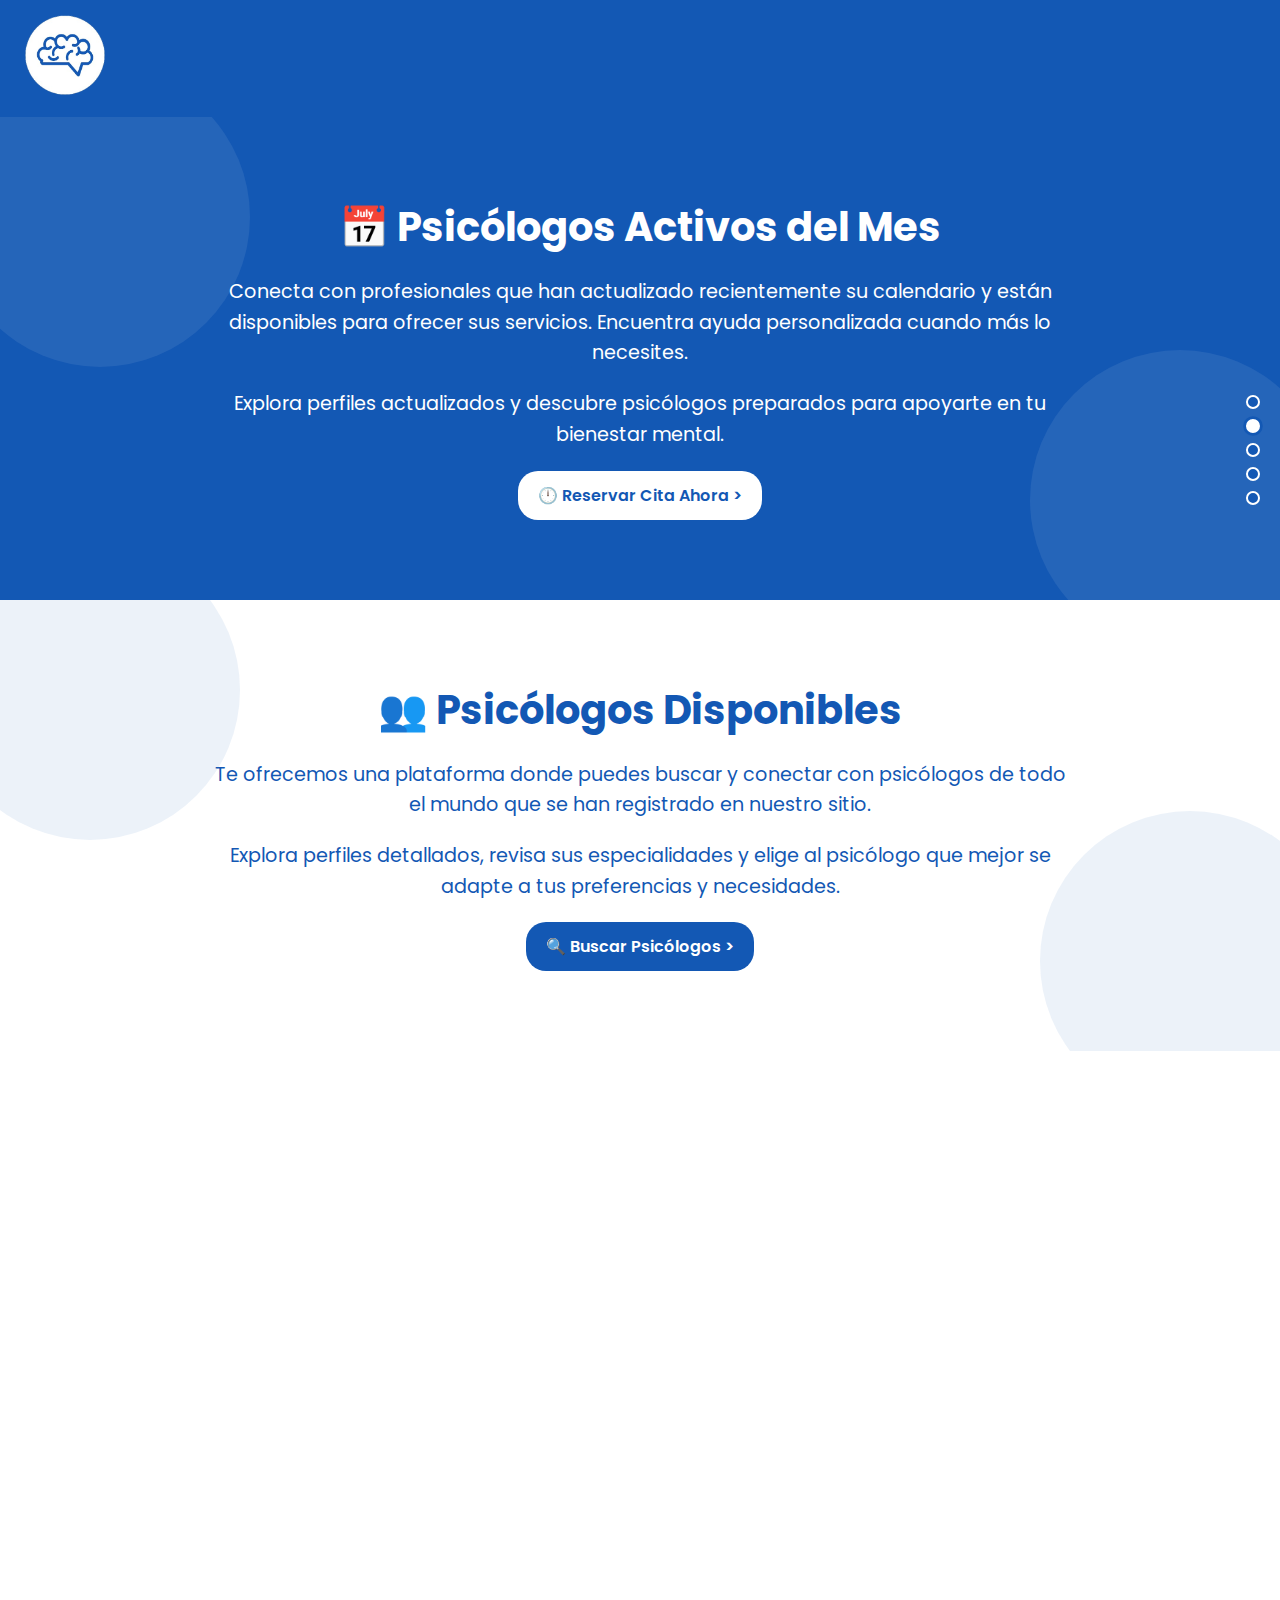
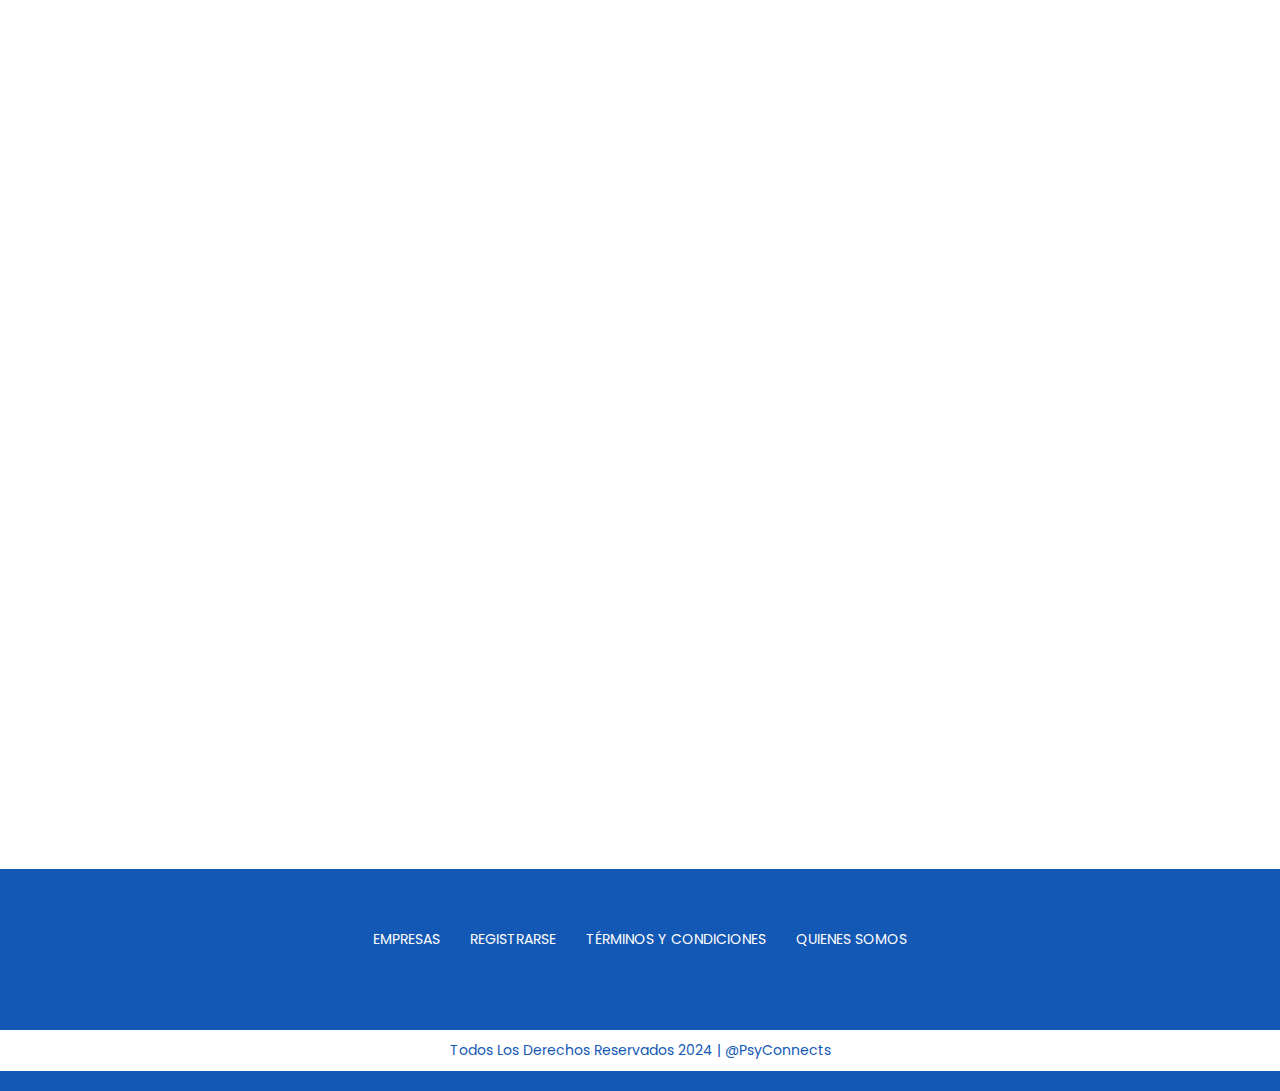
<file: index.html>
<!DOCTYPE html>
<html lang="es">

<head>
    <script async src="https://pagead2.googlesyndication.com/pagead/js/adsbygoogle.js?client=ca-pub-6422240426851251"
        crossorigin="anonymous"></script>
    <meta charset="UTF-8">
    <meta name="viewport" content="width=device-width, initial-scale=1.0">

    <title>PsyConnects | Inicio</title>

    <meta name="description"
        content="PsyConnects es la plataforma líder en América Latina para conectar personas que buscan apoyo psicológico con psicólogos profesionales. Encuentra expertos que se adapte a tus necesidades. Si eres psicólogo, regístrate gratis y amplía tu red de clientes.">
    <meta name="keywords"
        content="psicólogo, psicólogos, salud mental, bienestar, registro psicólogo, terapia accesible, apoyo psicológico, citas con psicólogo, América Latina, asesoramiento psicológico">
    <meta name="robots" content="index, follow">
    <meta name="author" content="PsyConnects">
    <link rel="canonical" href="https://www.psyconnects.com/">

    <meta property="og:title" content="PsyConnects | Inicio">
    <meta property="og:description"
        content="Conecta con psicólogos profesionales en América Latina que se adaptan a tus necesidades. Regístrate gratis si eres psicólogo y expande tu red de clientes.">
    <meta property="og:type" content="website">
    <meta property="og:url" content="https://www.psyconnects.com/">
    <meta property="og:image" content="https://www.psyconnects.com/public/img/marca/icono.png">
    <meta name="google-adsense-account" content="ca-pub-6422240426851251">

    <link rel="shortcut icon" href="public/img/marca/icono.png">
    <link rel="stylesheet" href="public/css/styles.css">
    <link rel="stylesheet" href="https://cdnjs.cloudflare.com/ajax/libs/font-awesome/6.6.0/css/all.min.css"
        integrity="sha512-Kc323vGBEqzTmouAECnVceyQqyqdsSiqLQISBL29aUW4U/M7pSPA/gEUZQqv1cwx4OnYxTxve5UMg5GT6L4JJg=="
        crossorigin="anonymous" referrerpolicy="no-referrer" />
</head>

<script async src="https://www.googletagmanager.com/gtag/js?id=G-NSP4J1Q9MP"></script>
<script>
    window.dataLayer = window.dataLayer || [];
    function gtag() { dataLayer.push(arguments); }
    gtag('js', new Date());

    gtag('config', 'G-NSP4J1Q9MP');
</script>

<body>

    <header>

        <div class="logo">
            <img src="public/img/marca/icono 2.png" alt="Logo de PsyConnects" title="PsyConnects">
        </div>
        <div class="menu-toggle" role="button" aria-label="Abrir menú">
            <i class="fas fa-bars"></i>
        </div>
        <nav class="nav-menu" aria-label="Menú principal">
            <div class="close-menu" role="button" aria-label="Cerrar menú">
                <i class="fas fa-times"></i>
            </div>
            <ul class="nav-links">
                <li><a href="index.html">🏠 Inicio</a></li>
                <li><a href="psicologos.html">🧠 Psicólogos Disponibles</a></li>
                <li><a href="https://forms.gle/9U59hSXHtxS7qRbD8" target="_blank">📢 Anunciarte</a></li>
                <li><a href="ofertas.html">💼 Ofertas Laborales</a></li>
                <li><a href="login.html">👤 Mi Cuenta</a></li>
                <li><a href="./public/html/register.html">🆕 Registrarse</a></li>
            </ul>
        </nav>

    </header>

    <main>
        <section id="section1" class="hero-section sección-index">
            <div class="content sección-index-content">
                <h1 class="sección-index-h1">📅 Psicólogos Activos del Mes</h1>
                <p class="sección-index-p">Conecta con profesionales que han actualizado recientemente su calendario y
                    están disponibles para ofrecer sus servicios. Encuentra ayuda personalizada cuando más lo necesites.
                </p>
                <p class="sección-index-p">Explora perfiles actualizados y descubre psicólogos preparados para apoyarte
                    en tu bienestar mental.</p>
                <a href="activos.html" class="btn sección-index-btn" title="Reservar Cita Ahora">🕛 Reservar Cita Ahora
                    ></a>
            </div>
        </section>

        <section id="section2" class="hero-section sección-index-2">
            <div class="content sección-index-2-content">
                <h1 class="sección-index-2-h1">👥 Psicólogos Disponibles</h1>
                <p class="sección-index-2-p">Te ofrecemos una plataforma donde puedes buscar y conectar con psicólogos
                    de todo el mundo que se han registrado en nuestro sitio.</p>
                <p class="sección-index-2-p">Explora perfiles detallados, revisa sus especialidades y elige al psicólogo
                    que mejor se adapte a tus preferencias y necesidades.</p>
                <a href="psicologos.html" class="btn sección-index-2-btn" title="Buscar Psicólogos">🔍 Buscar Psicólogos
                    ></a>
            </div>
        </section>

        <section id="section3" class="hero-section sección-index">
            <div class="content sección-index-content">
                <h1 class="sección-index-h1">📝 Regístrate como Psicólogo</h1>
                <p class="sección-index-p">Únete a nuestra plataforma y forma parte de una comunidad de profesionales
                    dedicados al bienestar mental. Comparte tu experiencia, conocimientos y ayuda a quienes lo
                    necesitan.</p>
                <p class="sección-index-p">Crea tu perfil, muestra tus especialidades y amplía tu alcance al conectar
                    con personas de toda América Latina que buscan tus servicios</p>
                <a href="./public/html/register.html" class="btn sección-index-btn" title="Comenzar Registro">🚀
                    Comenzar Registro ></a>
            </div>
        </section>

        <section id="section4" class="hero-section sección-index-2">
            <div class="content sección-index-2-content">
                <h1 class="sección-index-2-h1">📖 Investigaciones Recientes</h1>
                <p class="sección-index-2-p">Descubre una amplia colección de investigaciones y ensayos psicológicos
                    realizados por profesionales de todo el mundo.</p>
                <p class="sección-index-2-p">Accede a contenido detallado sobre diferentes ramas de la psicología, desde
                    estudios teóricos hasta casos prácticos.</p>
                <a href="investigaciones.html" class="btn sección-index-2-btn" title="Ver Investigaciones">📚 Ver
                    Investigaciones ></a>
            </div>
        </section>

        <section id="section5" class="hero-section sección-index">
            <div class="content sección-index-content">
                <h1 class="sección-index-h1">💼 Ofertas Laborales</h1>
                <p class="sección-index-p">Oportunidades laborales especialmente dirigidas a profesionales de la
                    psicología. Cada oferta ha sido cuidadosamente seleccionada para asegurar que cumpla con los
                    estándares de calidad y profesionalismo que nuestros usuarios merecen.</p>
                <p class="sección-index-p">Explora las diferentes ofertas disponibles, revisa los requisitos y
                    beneficios, y encuentra la oportunidad que mejor se adapte a tu perfil y aspiraciones profesionales.
                </p>
                <a href="ofertas.html" class="btn sección-index-btn" title="Ver Ofertas">📄 Ver Ofertas ></a>
            </div>
        </section>

        <div id="loader" class="loader">
            <img src="./public/img/marca/icono 2.png" alt="Logo de PsyConnects" class="loader-logo" title="Cargando">
            <p class="loader-text">Cargando... 🚀</p>
        </div>

        <!-- ANUNCIOS 

        <div id="contenedor-anuncio-banner"></div>
        <div class="ventana-anuncio" id="ventana-anuncio">
            <div class="contenido-anuncio">
                <button class="boton-cerrar-anuncio">&times;</button>
                <div id="contenido-anuncio-emergente"></div>
            </div>
        </div>

        -->

    </main>

    <nav class="scroll-navigation" aria-label="Navegación por secciones">
        <a href="#section1" class="scroll-dot active" title="Ir a Psicólogos Activos del Mes"></a>
        <a href="#section2" class="scroll-dot" title="Ir a Psicólogos Disponibles"></a>
        <a href="#section3" class="scroll-dot" title="Ir a Regístrate como Psicólogo"></a>
        <a href="#section4" class="scroll-dot" title="Ir a Investigaciones Recientes"></a>
        <a href="#section5" class="scroll-dot" title="Ir a Ofertas Laborales"></a>
    </nav>

    <footer>

        <div class="footer-container">
            <div class="footer-nav">
                <a href="#" title="Empresas">EMPRESAS</a>
                <a href="#" title="Registrarse">REGISTRARSE</a>
                <a href="doc/pdf/TÉRMINOS Y CONDICIONES - PSYCONNECTS.pdf" title="Términos y Condiciones">TÉRMINOS Y
                    CONDICIONES</a>
                <a href="#" title="Quiénes Somos">QUIENES SOMOS</a>
            </div>
            <div class="footer-social">
                <a href="https://www.instagram.com/psyconnects/" aria-label="Instagram PsyConnects"><i
                        class="fab fa-instagram"></i></a>
                <a href="https://www.facebook.com/profile.php?id=61564496164581" aria-label="Facebook PsyConnects"><i
                        class="fab fa-facebook"></i></a>
            </div>
        </div>
        <div class="footer-bottom">
            <p>Todos Los Derechos Reservados 2024 | @PsyConnects</p>
        </div>

    </footer>

    <script type="application/ld+json">
    {
        "@context": "https://schema.org",
        "@type": "Organization",
        "name": "PsyConnects",
        "url": "https://www.psyconnects.com/",
        "logo": "https://www.psyconnects.com/public/img/marca/icono.png",
        "sameAs": [
            "https://www.facebook.com/profile.php?id=61564496164581",
            "https://www.instagram.com/psyconnects/"
        ],
        "description": "PsyConnects es la plataforma líder en América Latina para conectar personas que buscan apoyo psicológico con psicólogos profesionales. Encuentra expertos que se adapte a tus necesidades. Regístrate gratis si eres psicólogo."
    }
    </script>

    <script>
        const menuToggle = document.querySelector('.menu-toggle');
        if (menuToggle) {
            menuToggle.addEventListener('click', function () {
                const navMenu = document.querySelector('.nav-menu');
                if (navMenu) {
                    navMenu.classList.add('active');
                }
            });
        }

        const closeMenu = document.querySelector('.close-menu');
        if (closeMenu) {
            closeMenu.addEventListener('click', function () {
                const navMenu = document.querySelector('.nav-menu');
                if (navMenu) {
                    navMenu.classList.remove('active');
                }
            });
        }

        const loader = document.getElementById('loader');
        const buttons = document.querySelectorAll('a.btn');
        if (loader) {
            buttons.forEach(function (button) {
                button.addEventListener('click', function (event) {
                    event.preventDefault();
                    loader.classList.add('active');

                    const href = this.getAttribute('href');
                    setTimeout(function () {
                        window.location.href = href;
                    }, 1000);
                });
            });
        }
        document.addEventListener("DOMContentLoaded", function () {
            const sections = document.querySelectorAll('.hero-section');

            const observerFade = new IntersectionObserver((entries) => {
                entries.forEach(entry => {
                    if (entry.isIntersecting) {
                        entry.target.classList.add('visible');
                    }
                });
            }, { threshold: 0.1 });

            sections.forEach(sec => {
                sec.classList.add('fade-in');
                observerFade.observe(sec);
            });

            const navDots = document.querySelectorAll('.scroll-dot');
            const observerNav = new IntersectionObserver((entries) => {
                entries.forEach(entry => {
                    if (entry.isIntersecting) {
                        navDots.forEach(dot => dot.classList.remove('active'));
                        let currentId = '#' + entry.target.id;
                        let activeDot = document.querySelector(`.scroll-navigation a[href="${currentId}"]`);
                        if (activeDot) {
                            activeDot.classList.add('active');
                        }
                    }
                });
            }, { threshold: 0.51 });

            sections.forEach(section => {
                observerNav.observe(section);
            });

            document.querySelectorAll('.scroll-navigation a').forEach(anchor => {
                anchor.addEventListener('click', function (e) {
                    e.preventDefault();
                    const targetId = this.getAttribute('href');
                    const targetEl = document.querySelector(targetId);
                    if (targetEl) {
                        window.scrollTo({
                            top: targetEl.offsetTop,
                            behavior: 'smooth'
                        });
                    }
                });
            });
        });
        const anunciosFoto = [
            { tipo: 'foto', ruta: 'foto 1.jpg', enlace: 'https://instagram.com', alt: 'Anuncio de Foto A' }
        ];

        const anunciosVideo = [
            { tipo: 'video', ruta: 'video 1.mp4', enlace: 'https://facebook.com', alt: 'Anuncio de Video C' }
        ];

        const anunciosBanner = [
            { tipo: 'banner', ruta: 'banner 1.jpg', enlace: 'https://whatsapp.com', alt: 'Anuncio de Banner E' }
        ];

        const anunciosEmergentes = anunciosFoto.concat(anunciosVideo);

        function obtenerAnuncioAleatorio(arreglo) {
            if (arreglo.length === 0) return null;
            const indice = Math.floor(Math.random() * arreglo.length);
            return arreglo[indice];
        }

        function generarContenidoAnuncio(anuncio) {
            if (!anuncio) return '';
            switch (anuncio.tipo) {
                case 'video':
                    return `
                <a href="${anuncio.enlace}" target="_blank">
                    <video controls>
                    <source src="${anuncio.ruta}" type="video/mp4">
                    Tu navegador no soporta el video.
                    </video>
                </a>
                `;
                case 'foto':
                    return `
                <a href="${anuncio.enlace}" target="_blank">
                    <img src="${anuncio.ruta}" alt="${anuncio.alt}">
                </a>
                `;
                default:
                    return '';
            }
        }
        function mostrarAnuncioEmergente() {
            if (anunciosEmergentes.length === 0) return;

            const anuncio = obtenerAnuncioAleatorio(anunciosEmergentes);
            const ventana = document.getElementById('ventana-anuncio');
            const contenidoEmergente = document.getElementById('contenido-anuncio-emergente');
            if (!ventana || !contenidoEmergente) return;
            contenidoEmergente.innerHTML = generarContenidoAnuncio(anuncio);
            ventana.style.display = 'flex';
        }

        const botonCerrarAnuncio = document.querySelector('.boton-cerrar-anuncio');
        if (botonCerrarAnuncio) {
            botonCerrarAnuncio.addEventListener('click', function () {
                const ventana = document.getElementById('ventana-anuncio');
                if (ventana) {
                    ventana.style.display = 'none';
                }
            });
        }

        window.addEventListener('click', function (event) {
            const ventana = document.getElementById('ventana-anuncio');
            if (ventana && event.target === ventana) {
                ventana.style.display = 'none';
            }
        });
        mostrarAnuncioEmergente();
        setInterval(mostrarAnuncioEmergente, 60000);

        function mostrarAnuncioBanner() {
            if (anunciosBanner.length === 0) return;

            const anuncioB = obtenerAnuncioAleatorio(anunciosBanner);
            if (!anuncioB) return;

            const contenedorBanner = document.getElementById('contenedor-anuncio-banner');
            if (!contenedorBanner) return;
            const contenido = `
            <div style="position: relative;">
                <a href="${anuncioB.enlace}" target="_blank">
                <img src="${anuncioB.ruta}" alt="${anuncioB.alt}">
                </a>
                <button class="boton-cerrar-banner">&times;</button>
            </div>
            `;
            contenedorBanner.innerHTML = contenido;
            contenedorBanner.style.display = 'block';

            const botonCerrarBanner = contenedorBanner.querySelector('.boton-cerrar-banner');
            if (botonCerrarBanner) {
                botonCerrarBanner.addEventListener('click', function () {
                    contenedorBanner.style.display = 'none';
                });
            }
        }

        mostrarAnuncioBanner();
        setInterval(mostrarAnuncioBanner, 90000);
    </script>

</body>

</html>
</file>
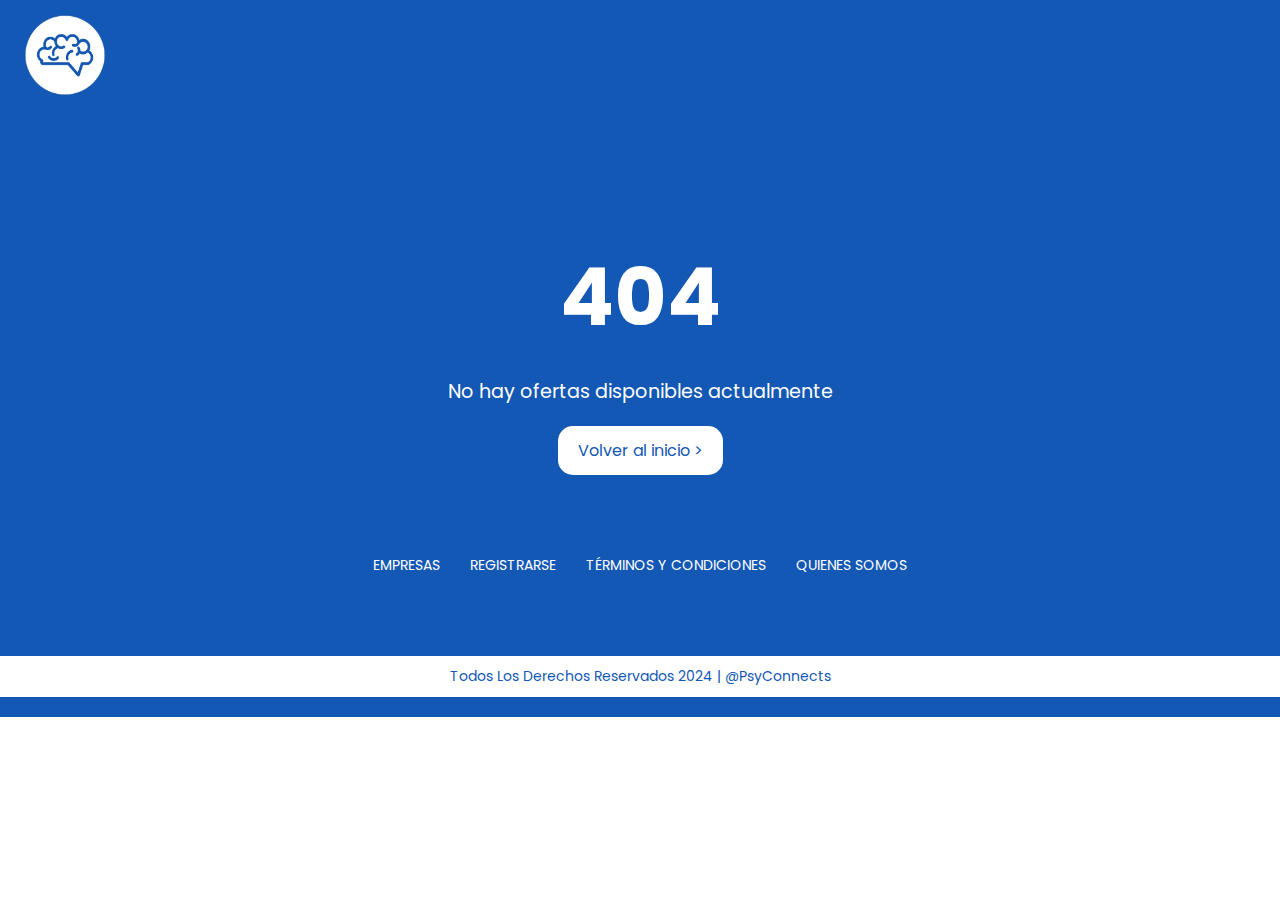
<file: ofertas.html>
<!DOCTYPE html>
<html lang="en">

<head>
    <meta charset="UTF-8">
    <meta name="viewport" content="width=device-width, initial-scale=1.0">
    <title>PsyConnects | Ofertas Laborales</title>
    <link rel="stylesheet" href="public/css/styles.css">
    <link rel="shortcut icon" href="public/img/marca/icono.png">
    <link rel="stylesheet" href="https://cdnjs.cloudflare.com/ajax/libs/font-awesome/6.6.0/css/all.min.css"
        integrity="sha512-Kc323vGBEqzTmouAECnVceyQqyqdsSiqLQISBL29aUW4U/M7pSPA/gEUZQqv1cwx4OnYxTxve5UMg5GT6L4JJg=="
        crossorigin="anonymous" referrerpolicy="no-referrer" />
</head>

<script async src="https://www.googletagmanager.com/gtag/js?id=G-NSP4J1Q9MP"></script>
<script>
    window.dataLayer = window.dataLayer || [];
    function gtag() { dataLayer.push(arguments); }
    gtag('js', new Date());

    gtag('config', 'G-NSP4J1Q9MP');
</script>

<body>

    <header>
        <div class="logo">
            <img src="public/img/marca/icono 2.png" alt="Logo">
        </div>
        <div class="menu-toggle">
            <i class="fas fa-bars"></i>
        </div>
        <nav class="nav-menu">
            <div class="close-menu">
                <i class="fas fa-times"></i>
            </div>
            <ul class="nav-links">
                <li><a href="index.html">🏠 Inicio</a></li>
                <li><a href="psicologos.html">🧠 Psicólogos Disponibles</a></li>
                <li><a href="https://forms.gle/9U59hSXHtxS7qRbD8" target="_blank">📢 Anunciarte</a></li>
                <li><a href="ofertas.html">💼 Ofertas Laborales</a></li>
                <li><a href="login.html">👤 Mi Cuenta</a></li>
                <li><a href="./public/html/register.html">🆕 Registrarse</a></li>
            </ul>
        </nav>
    </header>

    <main>

        <div class="container-404">
            <h1>404</h1>
            <p>No hay ofertas disponibles actualmente</p>
            <a href="index.html">Volver al inicio ></a>
        </div>

    </main>

    <footer>

        <div class="footer-container">
            <div class="footer-nav">
                <a href="#">EMPRESAS</a>
                <a href="#">REGISTRARSE</a>
                <a href="doc/pdf/TÉRMINOS Y CONDICIONES - PSYCONNECTS.pdf">TÉRMINOS Y CONDICIONES</a>
                <a href="#">QUIENES SOMOS</a>
            </div>
            <div class="footer-social">
                <a href="https://www.instagram.com/psyconnects/"><i class="fab fa-instagram"></i></a>
                <a href="https://www.facebook.com/profile.php?id=61564496164581"><i class="fab fa-facebook"></i></a>
            </div>
        </div>
        <div class="footer-bottom">
            <p>Todos Los Derechos Reservados 2024 | @PsyConnects</p>
        </div>

    </footer>

    <script>

        document.querySelector('.menu-toggle').addEventListener('click', function () {
            document.querySelector('.nav-menu').classList.add('active');
        });

        document.querySelector('.close-menu').addEventListener('click', function () {
            document.querySelector('.nav-menu').classList.remove('active');
        });

    </script>

</body>

</html>
</file>
<file: public/css/styles.css>
/* GENERAL */

@import url('https://fonts.googleapis.com/css2?family=Poppins:wght@300;400;600&display=swap');

* {
    margin: 0;
    padding: 0;
    box-sizing: border-box;
}

body {
    margin: 0;
    padding: 0;
    font-family: 'Poppins', sans-serif;
}

/* GENERAL */
































/* HEADER */

header {
    display: flex;
    justify-content: space-between;
    align-items: center;
    padding: 15px 25px;
    background-color: #1358B4;
    color: #FFFFFF;
    width: 100%;
    top: 0;
    left: 0;
    z-index: 1000;
}

.logo img {
    max-height: 80px;
    height: auto;
    width: auto;
}

.menu-toggle {
    font-size: 28px;
    color: #FFFFFF;
    cursor: pointer;
    display: block;
}

.nav-menu {
    position: fixed;
    top: 0;
    left: 0;
    width: 100%;
    height: 100%;
    background-color: rgba(19, 89, 180, 0.95);
    display: flex;
    justify-content: center;
    align-items: center;
    flex-direction: column;
    z-index: 2000;
    opacity: 0;
    visibility: hidden;
    transition: opacity 0.5s ease, visibility 0.5s ease;
}

.nav-menu.active {
    opacity: 1;
    visibility: visible;
}

.close-menu {
    position: absolute;
    top: 20px;
    right: 30px;
    font-size: 30px;
    color: #FFFFFF;
    cursor: pointer;
}

.nav-links {
    list-style: none;
    padding: 0;
    margin: 0;
    display: flex;
    flex-direction: column;
    align-items: center;
    justify-content: center;
    height: 100%;
}

.nav-links li {
    margin: 10px 0;
}

.nav-links li a {
    color: #FFFFFF;
    text-decoration: none;
    font-size: 24px;
    padding: 10px 15px;
    display: flex;
    align-items: center;
    transition: color 0.3s ease, background-color 0.3s ease;
    background-color: transparent;
    border-radius: 20px;
}

.nav-links li a i {
    margin-right: 10px;
}

.nav-links li a:hover,
.nav-links li a:focus {
    color: #1358B4;
    background-color: #FFFFFF;
    outline: none;
}

@media (max-width: 1024px) {
    .menu-toggle {
        font-size: 26px;
    }

    .nav-links li a {
        font-size: 22px;
    }
}

@media (max-width: 768px) {
    .logo img {
        max-height: 60px;
    }

    .menu-toggle {
        font-size: 24px;
    }

    .nav-links li a {
        font-size: 20px;
    }
}

@media (max-width: 480px) {
    .logo img {
        max-height: 45px;
    }

    .menu-toggle {
        font-size: 22px;
    }

    .nav-links li a {
        font-size: 18px;
    }

    .nav-links li {
        margin: 10px 0;
    }
}

@media (max-width: 320px) {
    .logo img {
        max-height: 40px;
    }

    .menu-toggle {
        font-size: 20px;
    }

    .nav-links li a {
        font-size: 16px;
    }

    .nav-links li {
        margin: 10px 0;
    }
}

/* HEADER */







































.sección-index {
    position: relative;
    width: 100%;
    padding: 60px 20px;
    display: flex;
    justify-content: center;
    align-items: center;
    text-align: center;
    background-color: #1358B4;
    color: white;
}

.sección-index-content {
    position: relative;
    z-index: 1;
    max-width: 900px;
    margin: 0 auto;
    padding: 20px;
}

.sección-index-h1 {
    margin-bottom: 20px;
    font-size: 2.5rem;
    font-weight: 700;
}

.sección-index-p {
    margin-bottom: 20px;
    font-size: 1.2rem;
    line-height: 1.6;
}

.btn.sección-index-btn {
    display: inline-block;
    padding: 12px 20px;
    background-color: white;
    color: #1358B4;
    text-decoration: none;
    border-radius: 20px;
    transition: color 0.3s ease, background-color 0.3s ease;
    font-weight: 600;
}

.btn.sección-index-btn:hover {
    color: white;
    background-color: #1358B4;
}

.sección-index-2 {
    position: relative;
    width: 100%;
    padding: 60px 20px;
    display: flex;
    justify-content: center;
    align-items: center;
    text-align: center;
    background-color: white;
    color: #1358B4;
}

.sección-index-2-content {
    position: relative;
    z-index: 1;
    max-width: 900px;
    margin: 0 auto;
    padding: 20px;
}

.sección-index-2-h1 {
    margin-bottom: 20px;
    font-size: 2.5rem;
    font-weight: 700;
}

.sección-index-2-p {
    margin-bottom: 20px;
    font-size: 1.2rem;
    line-height: 1.6;
}

.btn.sección-index-2-btn {
    display: inline-block;
    padding: 12px 20px;
    background-color: #1358B4;
    color: white;
    text-decoration: none;
    border-radius: 20px;
    transition: color 0.3s ease, background-color 0.3s ease;
    font-weight: 600;
}

.btn.sección-index-2-btn:hover {
    color: #1358B4;
    background-color: white;
}

@media (max-width: 1024px) {

    .sección-index,
    .sección-index-2 {
        padding: 50px 20px;
    }

    .sección-index-h1,
    .sección-index-2-h1 {
        font-size: 2rem;
    }

    .sección-index-p,
    .sección-index-2-p {
        font-size: 1rem;
    }

    .btn.sección-index-btn,
    .btn.sección-index-2-btn {
        padding: 10px 18px;
        font-size: 1rem;
    }
}

@media (max-width: 768px) {

    .sección-index,
    .sección-index-2 {
        padding: 40px 15px;
    }

    .sección-index-h1,
    .sección-index-2-h1 {
        font-size: 1.8rem;
    }

    .sección-index-p,
    .sección-index-2-p {
        font-size: 0.95rem;
    }

    .btn.sección-index-btn,
    .btn.sección-index-2-btn {
        padding: 9px 16px;
        font-size: 0.95rem;
    }
}

@media (max-width: 425px) {

    .sección-index,
    .sección-index-2 {
        padding: 30px 10px;
    }

    .sección-index-h1,
    .sección-index-2-h1 {
        font-size: 1.6rem;
    }

    .sección-index-p,
    .sección-index-2-p {
        font-size: 0.9rem;
    }

    .btn.sección-index-btn,
    .btn.sección-index-2-btn {
        padding: 8px 14px;
        font-size: 0.9rem;
    }
}

@media (max-width: 375px) {

    .sección-index,
    .sección-index-2 {
        padding: 20px 10px;
    }

    .sección-index-h1,
    .sección-index-2-h1 {
        font-size: 1.4rem;
    }

    .sección-index-p,
    .sección-index-2-p {
        font-size: 0.85rem;
    }

    .btn.sección-index-btn,
    .btn.sección-index-2-btn {
        padding: 7px 12px;
        font-size: 0.85rem;
    }
}

@media (max-width: 320px) {

    .sección-index,
    .sección-index-2 {
        padding: 15px 5px;
    }

    .sección-index-h1,
    .sección-index-2-h1 {
        font-size: 1.2rem;
    }

    .sección-index-p,
    .sección-index-2-p {
        font-size: 0.8rem;
    }

    .btn.sección-index-btn,
    .btn.sección-index-2-btn {
        padding: 6px 10px;
        font-size: 0.8rem;
    }
}

.sección-index {
    overflow: hidden;
}

.sección-index::before,
.sección-index::after {
    content: "";
    position: absolute;
    border-radius: 50%;
    opacity: 0.08;
    background: #fff;
    width: 300px;
    height: 300px;
    z-index: 0;
    animation: floatShape 8s ease-in-out infinite alternate;
}

.sección-index::before {
    top: -50px;
    left: -50px;
}

.sección-index::after {
    bottom: -50px;
    right: -50px;
}

.sección-index-2 {
    overflow: hidden;
}

.sección-index-2::before,
.sección-index-2::after {
    content: "";
    position: absolute;
    border-radius: 50%;
    opacity: 0.08;
    background: #1358B4;
    width: 300px;
    height: 300px;
    z-index: 0;
    animation: floatShape 10s ease-in-out infinite alternate;
}

.sección-index-2::before {
    top: -60px;
    left: -60px;
}

.sección-index-2::after {
    bottom: -60px;
    right: -60px;
}

@media (max-width: 768px) {

    .sección-index::before,
    .sección-index::after,
    .sección-index-2::before,
    .sección-index-2::after {
        width: 200px;
        height: 200px;
    }

    .sección-index::before {
        top: -40px;
        left: -40px;
    }

    .sección-index::after {
        bottom: -40px;
        right: -40px;
    }

    .sección-index-2::before {
        top: -45px;
        left: -45px;
    }

    .sección-index-2::after {
        bottom: -45px;
        right: -45px;
    }
}

@keyframes floatShape {
    0% {
        transform: translateY(0) scale(1);
    }

    100% {
        transform: translateY(30px) scale(1.1);
    }
}

.fade-in {
    opacity: 0;
    transform: translateY(25px);
    transition: opacity 0.8s ease, transform 0.8s ease;
}

.fade-in.visible {
    opacity: 1;
    transform: translateY(0);
}

.scroll-navigation {
    position: fixed;
    top: 50%;
    right: 20px;
    transform: translateY(-50%);
    display: flex;
    flex-direction: column;
    gap: 10px;
    z-index: 5;
}

.scroll-dot {
    display: block;
    width: 14px;
    height: 14px;
    border-radius: 50%;
    background-color: #1358B4;
    border: 2px solid white;
    text-indent: -9999px;
    transition: transform 0.3s;
    cursor: pointer;
}

.scroll-dot:hover {
    transform: scale(1.2);
}

.scroll-dot.active {
    transform: scale(1.4);
    border-color: #1358B4;
    background-color: white;
}

































/* PSICOLOGOS DISPONIBLES */

#contenedor-tarjetas {
    display: grid;
    grid-template-columns: repeat(auto-fit, minmax(280px, 1fr));
    gap: 20px;
    width: 100%;
    max-width: 1200px;
    margin: 0 auto;
    justify-items: center;
}

.tarjeta {
    background-color: white;
    border: 1px solid #1359b41c;
    overflow: hidden;
    transition: box-shadow 0.3s ease;
    display: flex;
    flex-direction: column;
    align-items: center;
    text-align: center;
    width: 100%;
    max-width: 300px;
}

.cabecera-tarjeta {
    width: 100%;
    height: 80px;
    background: #1358B4;
    position: relative;
    clip-path: ellipse(70% 100% at 50% 0%);
}

.foto-perfil {
    width: 120px;
    height: 120px;
    object-fit: cover;
    border-radius: 50%;
    background-color: white;

    margin-top: -40px;
    border: 4px solid #fff;
    z-index: 2;
}

.cuerpo-tarjeta {
    padding: 20px 15px 30px;
    width: 100%;
    flex: 1;
    display: flex;
    flex-direction: column;
    align-items: center;
}

.cuerpo-tarjeta h2 {
    margin: 10px 0;
    font-size: 1.5rem;
    color: #1358B4;
    display: flex;
    align-items: center;
    gap: 5px;
}

.detalles {
    display: flex;
    flex-direction: column;
    gap: 10px;
    margin-bottom: 15px;
    width: 100%;
    align-items: center;
}

.insignia {
    background-color: #1358B4;
    color: white;
    border-radius: 20px;
    padding: 5px 12px;
    font-size: 0.9rem;
    font-weight: 500;
    align-self: center;
}

.especialidades {
    display: flex;
    flex-direction: column;
    gap: 8px;
    margin-bottom: 20px;
    width: 100%;
    align-items: center;
}

.especialidad {
    border: 1px solid #1358B4;
    color: #1358B4;
    border-radius: 20px;
    padding: 6px 12px;
    font-size: 0.85rem;
    font-weight: 500;
    align-self: center;
    width: fit-content;
}

.iconos-sociales {
    display: none;
}

.boton {
    background-color: transparent;
    color: #1358B4;
    border: 2px solid #1358B4;
    border-radius: 20px;
    padding: 8px 15px;
    margin-top: 5px;
    text-decoration: none;
    display: inline-flex;
    align-items: center;
    gap: 5px;
    font-weight: bold;
    transition: color 0.3s ease, background-color 0.3s ease;
    cursor: pointer;
}

.boton:hover {
    color: white;
    background-color: #1358B4;
}

.profile-button {
    display: block;
    width: 100%;
    padding: 12px;
    background-color: #1358B4;
    color: white;
    text-align: center;
    text-decoration: none;
    border-radius: 20px;
    transition: background-color 0.3s ease, color 0.3s ease;
    font-size: 1rem;
    font-weight: 600;
}

.profile-button:hover {
    background-color: white;
    color: #1358B4;
    border: 1px solid #1358B4;
}

@media (max-width: 768px) {
    .foto-perfil {
        width: 80px;
        height: 80px;
        margin-top: -30px;
    }

    .cuerpo-tarjeta h2 {
        font-size: 1.3rem;
    }

    .insignia {
        font-size: 0.8rem;
        padding: 5px 10px;
    }

    .especialidad {
        font-size: 0.8rem;
        padding: 5px 10px;
    }

    .boton {
        padding: 8px 16px;
        font-size: 0.9rem;
    }

    .cabecera-tarjeta {
        clip-path: ellipse(65% 100% at 50% 0%);
    }
}

/* PSICOLOGOS DISPONIBLES */
































/* PERFILES */

.perfil-container {
    display: flex;
    flex-wrap: wrap;
    justify-content: center;
    width: 100%;
    margin: 50px 0;
    padding: 20px;
    border-radius: 10px;
    overflow: hidden;
}

.perfil-info {
    background-color: #1358B4;
    color: white;
    padding: 30px 20px;
    width: 40%;
    text-align: center;
}

.perfil-imagen img {
    border-radius: 50%;
    width: 150px;
    height: 150px;
    object-fit: cover;
    margin-bottom: 20px;
    border: 4px solid white;
}

.perfil-info h2 {
    margin: 10px 0;
    font-size: 2em;
}

.detalles-container {
    margin-bottom: 20px;
}

.detalles {
    background-color: white;
    color: #1358B4;
    border-radius: 20px;
    padding: 10px;
    margin: 10px 0;
    display: inline-block;
    width: calc(100% - 20px);
    font-weight: bold;
}

.detalles-inline {
    display: flex;
    flex-wrap: wrap;
    justify-content: space-between;
}

.detalles-inline .detalles {
    width: calc(33% - 10px);
}

.redes-sociales {
    margin-top: 20px;
}

.redes-sociales a {
    color: white;
    margin: 0 10px;
    text-decoration: none;
    font-size: 24px;
    transition: color 0.3s;
}

.redes-sociales a:hover {
    color: black;
}

.perfil-descripcion {
    background-color: white;
    padding: 30px 20px;
    width: 60%;
    border-radius: 0 20px 20px 0;
}

.perfil-descripcion h3 {
    background-color: #1358B4;
    color: white;
    border-radius: 20px;
    padding: 10px;
    margin-bottom: 20px;
    text-align: center;
    font-size: 1.8em;
}

.perfil-descripcion p,
.perfil-descripcion ul {
    margin-bottom: 20px;
    font-size: 1em;
    line-height: 1.5;
}

.perfil-descripcion ul {
    list-style: none;
    padding: 0;
}

.perfil-descripcion ul li {
    position: relative;
    padding-left: 20px;
    margin-bottom: 10px;
}

.perfil-descripcion ul li::before {
    content: '';
    position: absolute;
    left: 0;
    top: 50%;
    transform: translateY(-50%);
    width: 8px;
    height: 8px;
    background-color: #1358B4;
    border-radius: 50%;
}

.reservar-btn {
    background-color: white;
    color: #1358B4;
    padding: 10px 20px;
    margin-top: 5px;
    border: none;
    border-radius: 20px;
    cursor: pointer;
    transition: background-color 0.3s;
}

.reservar-btn:hover {
    background-color: #1358B4;
    color: white;
    border: 1px solid white;
}

.comment-box-section {
    max-width: 600px;
    width: 90%;
    margin: 50px auto;
    padding: 30px;
}

.comment-box-title {
    text-align: center;
    margin-bottom: 25px;
    font-size: 28px;
    color: #1358B4;
}

.comment-form {
    display: flex;
    flex-direction: column;
}

.comment-input-group {
    position: relative;
    display: flex;
    align-items: center;
    margin-bottom: 20px;
}

.comment-emoji {
    font-size: 24px;
    margin-right: 10px;
    color: #1358B4;
}

.comment-input,
.comment-textarea {
    width: 100%;
    padding: 12px 15px;
    border: 1px solid #1358B4;
    font-size: 16px;
    outline: none;
    box-sizing: border-box;
    transition: border-color 0.3s;
}

.comment-input:focus,
.comment-textarea:focus {
    border-color: black;
}

.comment-textarea {
    height: 120px;
    resize: vertical;
}

.comment-submit {
    align-self: flex-end;
    padding: 12px 20px;
    border: none;
    background-color: #1358B4;
    color: white;
    font-size: 18px;
    cursor: pointer;
    transition: background-color 0.3s, color 0.3s, border 0.3s;
}

.comment-submit:hover {
    background-color: white;
    color: #1358B4;
    border: 2px solid #1358B4;
}

.comment-list {
    margin-top: 30px;
}

.comment-item {
    border-bottom: 1px solid #1358B4;
    padding: 20px 0;
    font-size: 17px;
    word-wrap: break-word;
    overflow-wrap: break-word;
}

.comment-item:last-child {
    border-bottom: none;
}

.comment-item-header {
    display: flex;
    justify-content: space-between;
    align-items: center;
}

.comment-item strong {
    font-size: 20px;
    color: #1358B4;
}

.comment-item small {
    font-size: 14px;
    color: #1358B4;
}

.comment-item p {
    margin: 10px 0 0;
    color: black;
    white-space: pre-wrap;
}

.comment-item i {
    color: #1358B4;
}

.modal {
    display: none;
    position: fixed;
    z-index: 1000;
    left: 0;
    top: 0;
    width: 100%;
    height: 100%;
    overflow: auto;
    background-color: rgba(0, 0, 0, 0.68);
    padding: 1rem;
}

.modal-content {
    background-color: white;
    margin: 5% auto;
    padding: 20px;
    border: none;
    width: 100%;
    max-width: 800px;
    display: flex;
    flex-direction: column;
    gap: 20px;
}

.close {
    position: absolute;
    top: 15px;
    right: 20px;
    background-color: #1358B4;
    color: white;
    border: none;
    font-size: 24px;
    font-weight: bold;
    cursor: pointer;
    width: 35px;
    height: 35px;
    border-radius: 50%;
    display: flex;
    align-items: center;
    justify-content: center;
    transition: background-color 0.3s, color 0.3s, transform 0.2s;
}

.close:hover,
.close:focus {
    background-color: #1358B4;
    color: white;
}

.contenido-calendario {
    display: flex;
    gap: 20px;
    flex: 1;
}

.seccion-izquierda {
    flex: 1;
    display: flex;
    flex-direction: column;
    align-items: center;
    justify-content: center;
    background-color: #1358B4;
    color: white;
    padding: 20px;
}

.detalle-fecha {
    text-align: center;
    margin-bottom: 10px;
}

.numero-fecha {
    font-size: 48px;
    font-weight: bold;
    color: white;
}

.nombre-dia-seleccionado {
    font-size: 24px;
    color: white;
    margin-top: -5px;
}

.texto-seleccionar {
    font-size: 16px;
    color: white;
    margin-top: 10px;
}

.selector-hora {
    margin-bottom: 10px;
    display: flex;
    flex-direction: column;
    align-items: flex-start;
}

.selector-hora label {
    margin-bottom: 10px;
    color: white;
    font-weight: bold;
}

.selector-hora select {
    padding: 5px;
    font-size: 16px;
    width: 100%;
    max-width: 200px;
    border: 1px solid #1358B4;
    border-radius: 4px;
    color: #1358B4;
    background-color: white;
    cursor: pointer;
    transition: background-color 0.3s;
}

.selector-hora select:disabled {
    background-color: #f0f0f0;
    color: #a0a0a0;
    cursor: not-allowed;
}

#modalCalendario .seccion-izquierda .input-group {
    margin: 10px 0;
}

.reservar-btn-2 {
    margin-top: 20px;
    background-color: white;
    color: #1358B4;
    padding: 10px 20px;
    border: none;
    border-radius: 20px;
    cursor: pointer;
    transition: background-color 0.3s, color 0.3s;
}

.reservar-btn-2:hover {
    background-color: #1358B4;
    color: white;
    border: 1px solid white;
}

.consultar-btn {
    margin-top: 20px;
    background-color: white;
    color: #1358B4;
    padding: 10px 20px;
    border: none;
    border-radius: 20px;
    cursor: pointer;
    display: none;
    transition: background-color 0.3s, color 0.3s;
}

.consultar-btn:hover {
    background-color: transparent;
    color: white;
    border: 1px solid white;
}

.seccion-derecha {
    flex: 2;
    display: flex;
    flex-direction: column;
    align-items: center;
}

.seccion-derecha h2 {
    text-align: center;
    color: #1358B4;
    margin-bottom: 15px;
    font-size: 24px;
}

.navegacion-calendario {
    display: flex;
    justify-content: center;
    align-items: center;
    margin-top: 10px;
    gap: 10px;
}

#mesAnterior,
#mesSiguiente {
    background-color: #1358B4;
    color: white;
    border: none;
    padding: 5px 10px;
    cursor: pointer;
    font-size: 16px;
    border-radius: 4px;
    margin: 0 10px;
}

#mesAnterior:disabled {
    cursor: not-allowed;
    opacity: 0.5;
}

#mesAnio {
    font-weight: bold;
    color: #1358B4;
    font-size: 16px;
}

#calendario {
    display: grid;
    grid-template-columns: repeat(7, 1fr);
    gap: 5px;
    margin-top: 20px;
    width: 100%;
}

.nombre-dia,
.dia-calendario {
    padding: 10px 0;
    text-align: center;
    font-size: 14px;
}

.nombre-dia {
    font-weight: bold;
    background-color: white;
    color: #1358B4;
}

.dia-calendario {
    cursor: pointer;
    background-color: white;
    color: #1358B4;
    border-radius: 4px;
    transition: background-color 0.3s, color 0.3s;
}

.dia-disponible {
    background-color: #1358B4;
    color: white;
}

.dia-seleccionado {
    background-color: #1358B4;
    color: white;
}

.dia-hoy {
    border: 2px solid #1358B4;
}

.dia-disabled {
    background-color: white;
    color: #1358B4;
    cursor: not-allowed;
}

.dia-disponible:hover {
    background-color: #1358B4;
}

.precio-sesion-modal {
    display: flex;
    flex-direction: column;
    align-items: center;
    justify-content: center;
    width: 100%;
    max-width: 200px;
    padding: 10px 15px;
    border-radius: 20px;
    margin-top: 20px;
    background-color: white;
    color: #1358B4;
    text-align: center;
    transition: all 0.3s ease;
    font-size: 0.6em;
}

.precio-sesion-titulo {
    font-size: 1em;
    color: #1358B4;
    margin-bottom: 5px;
}

.precio-sesion-valor {
    font-size: 0.5em;
    font-weight: bold;
}

@media (max-width: 1024px) {

    .perfil-info,
    .perfil-descripcion {
        width: 100%;
    }

    .detalles-inline .detalles {
        width: calc(50% - 10px);
    }

    .modal-content {
        margin: 10% auto;
        padding: 1.5rem;
    }

    .numero-fecha {
        font-size: 2.5rem;
    }

    .nombre-dia-seleccionado {
        font-size: 1.25rem;
    }

    .seccion-izquierda,
    .seccion-derecha {
        padding: 1rem;
    }

    .reservar-btn-2,
    .consultar-btn {
        padding: 0.5rem 1rem;
        font-size: 0.9rem;
    }

    .seccion-derecha h2 {
        font-size: 1.25rem;
    }
}

@media (max-width: 768px) {

    .perfil-info,
    .perfil-descripcion {
        width: 100%;
        padding: 20px;
        margin-top: 30px;
    }

    .detalles-inline .detalles {
        width: calc(50% - 10px);
    }

    .perfil-info h2 {
        font-size: 1.8em;
    }

    .perfil-descripcion h3 {
        font-size: 1.6em;
    }

    .contenido-calendario {
        flex-direction: column;
    }

    .seccion-izquierda,
    .seccion-derecha {
        width: 100%;
        padding: 1rem;
    }

    #calendario {
        grid-template-columns: repeat(7, 1fr);
    }

    .numero-fecha {
        font-size: 2rem;
    }

    .nombre-dia-seleccionado {
        font-size: 1.1rem;
    }

    .texto-seleccionar {
        font-size: 0.9rem;
    }

    .reservar-btn-2,
    .consultar-btn {
        padding: 0.5rem 1rem;
        font-size: 0.9rem;
    }
}

@media (max-width: 480px) {
    .perfil-container {
        padding: 10px;
        margin: 20px 0;
    }

    .perfil-info,
    .perfil-descripcion {
        padding: 15px;
        width: 100%;
    }

    .redes-sociales a {
        font-size: 20px;
    }

    .perfil-info h2 {
        font-size: 1.5em;
    }

    .perfil-descripcion h3 {
        font-size: 1.4em;
    }

    .modal-content {
        margin: 20% auto;
        padding: 1rem;
    }

    .numero-fecha {
        font-size: 1.5rem;
    }

    .nombre-dia-seleccionado {
        font-size: 1rem;
    }

    .texto-seleccionar {
        font-size: 0.85rem;
    }

    .reservar-btn-2,
    .consultar-btn {
        padding: 0.5rem 1rem;
        font-size: 0.85rem;
    }

    .seccion-izquierda {
        padding: 0.5rem;
    }

    .seccion-derecha h2 {
        font-size: 1.1rem;
    }

    .navegacion-calendario button {
        padding: 0.4rem 0.8rem;
        font-size: 0.9rem;
    }

    .nombre-dia,
    .dia-calendario {
        padding: 0.3rem 0;
        font-size: 0.75rem;
    }
}

@media (max-width: 375px) {
    .perfil-info {
        padding: 10px;
    }

    .perfil-descripcion {
        padding: 10px;
    }

    .redes-sociales a {
        font-size: 18px;
    }
}

@media (max-width: 320px) {
    .perfil-info {
        padding: 8px;
    }

    .perfil-descripcion {
        padding: 8px;
    }

    .redes-sociales a {
        font-size: 16px;
        margin: 0 5px;
    }

    .perfil-info h2 {
        font-size: 1.2em;
    }

    .perfil-descripcion h3 {
        font-size: 1.2em;
    }
}

@media (max-width: 768px) {
    .precio-sesion-modal {
        max-width: 180px;
        padding: 8px 12px;
    }

    .precio-sesion-titulo {
        font-size: 0.95em;
    }

    .precio-sesion-valor {
        font-size: 1.3em;
    }
}

@media (max-width: 480px) {
    .precio-sesion-modal {
        max-width: 160px;
        padding: 6px 10px;
    }

    .precio-sesion-titulo {
        font-size: 0.9em;
    }

    .precio-sesion-valor {
        font-size: 1.2em;
    }
}

#correoElectronico,
#telefono {
    display: none;
}

/* PERFILES */































/* INVESTIGACIONES */

.titulo-principal-investigaciones {
    text-align: center;
    font-size: 2.5rem;
    color: white;
    background-color: #1358B4;
    padding: 20px;
    margin-bottom: 50px;
    line-height: 1.4;
}

.descripcion-principal-investigaciones {
    display: block;
    font-size: 1rem;
    background-color: #1358B4;
    color: white;
    margin: 10px auto;
    max-width: 900px;
}

.contenedor-investigaciones {
    display: flex;
    flex-wrap: wrap;
    justify-content: center;
    gap: 30px;
    margin-bottom: 50px;
}

.tarjeta-investigacion {
    border: 2px solid #1358B4;
    background-color: #ffffff;
    width: 100%;
    max-width: 320px;
    overflow: hidden;
    transition: transform 0.3s ease;
    display: flex;
    flex-direction: column;
    align-items: flex-start;
    padding: 20px;
    box-sizing: border-box;
    flex: 0 1 320px;
}

.imagen-portada-investigacion {
    width: 100%;
    height: auto;
    aspect-ratio: 16 / 9;
    object-fit: cover;
    object-position: center;
    margin-bottom: 20px;
}

.contenido-investigacion {
    width: 100%;
    margin-bottom: 15px;
}

.titulo-investigacion {
    font-size: 1.6rem;
    color: #1358B4;
    margin-bottom: 10px;
}

.descripcion-investigacion {
    font-size: 1rem;
    color: black;
    line-height: 1.5;
}

.boton-descargar-investigacion {
    display: inline-block;
    padding: 10px 20px;
    background-color: #ffffff;
    color: #1358B4;
    border: 2px solid #1358B4;
    text-decoration: none;
    border-radius: 25px;
    transition: background-color 0.3s ease, color 0.3s ease;
    text-align: left;
    align-self: flex-start;
    font-weight: bold;
}

.boton-descargar-investigacion:hover {
    background-color: #1358B4;
    color: #ffffff;
}

@media (max-width: 992px) {
    .titulo-principal-investigaciones {
        font-size: 2.2rem;
    }

    .descripcion-principal-investigaciones {
        font-size: 1rem;
        margin-bottom: 20px;
    }

    .tarjeta-investigacion {
        max-width: 280px;
        padding: 18px;
        flex: 0 1 280px;
    }

    .imagen-portada-investigacion {
        height: auto;
        aspect-ratio: 16 / 9;
    }

    .titulo-investigacion {
        font-size: 1.4rem;
    }

    .descripcion-investigacion {
        font-size: 0.95rem;
    }

    .boton-descargar-investigacion {
        padding: 9px 18px;
        font-size: 0.95rem;
    }
}

@media (max-width: 768px) {
    .titulo-principal-investigaciones {
        font-size: 2rem;
    }

    .descripcion-principal-investigaciones {
        font-size: 0.95rem;
        margin-bottom: 15px;
    }

    .tarjeta-investigacion {
        max-width: 260px;
        padding: 16px;
        flex: 0 1 260px;
    }

    .imagen-portada-investigacion {
        height: auto;
        aspect-ratio: 16 / 9;
    }

    .titulo-investigacion {
        font-size: 1.3rem;
    }

    .descripcion-investigacion {
        font-size: 0.9rem;
    }

    .boton-descargar-investigacion {
        padding: 8px 16px;
        font-size: 0.9rem;
    }
}

@media (max-width: 425px) {
    .titulo-principal-investigaciones {
        font-size: 1.8rem;
    }

    .descripcion-principal-investigaciones {
        font-size: 0.9rem;
        padding: 10px;
    }

    .tarjeta-investigacion {
        max-width: 240px;
        padding: 14px;
        flex: 0 1 240px;
    }

    .imagen-portada-investigacion {
        height: auto;
        aspect-ratio: 16 / 9;
    }

    .titulo-investigacion {
        font-size: 1.2rem;
    }

    .descripcion-investigacion {
        font-size: 0.85rem;
    }

    .boton-descargar-investigacion {
        padding: 7px 14px;
        font-size: 0.85rem;
    }
}

@media (max-width: 320px) {
    .titulo-principal-investigaciones {
        font-size: 1.4rem;
    }

    .descripcion-principal-investigaciones {
        font-size: 0.8rem;
        padding: 8px;
    }

    .tarjeta-investigacion {
        max-width: 200px;
        padding: 10px;
        flex: 0 1 200px;
    }

    .imagen-portada-investigacion {
        height: auto;
        aspect-ratio: 16 / 9;
    }

    .titulo-investigacion {
        font-size: 1rem;
    }

    .descripcion-investigacion {
        font-size: 0.75rem;
    }

    .boton-descargar-investigacion {
        padding: 5px 10px;
        font-size: 0.75rem;
    }
}

/* INVESTIGACIONES */































/* REGISTER */

.registro-header {
    text-align: center;
    background-color: #1358B4;
    padding: 30px;
}

.registro-header-titulo {
    font-size: 2.5rem;
    color: white;
    margin-bottom: 1rem;
}

.registro-header-descripcion {
    font-size: 1.2rem;
    color: white;
    max-width: 600px;
    margin: 0 auto 20px auto;
}

.registro-lista {
    list-style: none;
    padding: 0;
    max-width: 600px;
    margin: 0 auto;
}

.registro-lista li {
    font-size: 1rem;
    color: white;
    margin-bottom: 10px;
    padding-left: 20px;
    position: relative;
    font-weight: bold;
}

@media (max-width: 768px) {
    .registro-header-titulo {
        font-size: 2rem;
    }

    .registro-header-descripcion {
        font-size: 1rem;
    }

    .registro-lista li {
        font-size: 0.9rem;
    }
}

@media (max-width: 480px) {
    .registro-header-titulo {
        font-size: 1.5rem;
    }

    .registro-header-descripcion {
        font-size: 0.9rem;
    }

    .registro-lista li {
        font-size: 0.8rem;
    }
}

.bienvenida-overlay {
    position: fixed;
    top: 0;
    left: 0;
    right: 0;
    bottom: 0;
    background-color: #1358B4;
    display: flex;
    justify-content: center;
    align-items: center;
    z-index: 1000;
    opacity: 0;
    visibility: hidden;
    transition: opacity 1s ease-in-out, visibility 1s ease-in-out, transform 1s ease-in-out;
    transform: scale(1.05);
    cursor: pointer;
}

.bienvenida-overlay.mostrar {
    opacity: 1;
    visibility: visible;
    transform: scale(1);
}

.bienvenida-contenido {
    text-align: center;
    color: white;
    padding: 20px;
    max-width: 90%;
    border-radius: 20px;
    transition: transform 1s ease-in-out;
    cursor: default;
}

.bienvenida-contenido h1 {
    font-size: 2.5em;
    margin: 0 0 20px 0;
    transition: transform 1s ease-in-out;
}

.bienvenida-contenido .mensaje-espera {
    font-size: 1.2em;
    margin: 0;
}

@media (min-width: 600px) and (max-width: 1024px) {
    .bienvenida-contenido h1 {
        font-size: 2em;
    }

    .bienvenida-contenido .mensaje-espera {
        font-size: 1em;
    }
}

@media (max-width: 599px) {
    .bienvenida-contenido h1 {
        font-size: 1.8em;
    }

    .bienvenida-contenido .mensaje-espera {
        font-size: 0.9em;
    }
}

@media (min-width: 1200px) {
    .bienvenida-contenido h1 {
        font-size: 3em;
    }

    .bienvenida-contenido .mensaje-espera {
        font-size: 1.5em;
    }
}

.principal-registro {
    display: flex;
    justify-content: center;
    align-items: center;
    padding: 2rem;
    min-height: 100vh;
    box-sizing: border-box;
    margin-top: 50px;
    margin-bottom: 50px;
}

.contenedor-registro {
    display: flex;
    background-color: #1358B4;
    max-width: 1200px;
    width: 100%;
    overflow: hidden;
    box-sizing: border-box;
    flex-direction: row;
}

.imagen-columna {
    display: flex;
    align-items: center;
    justify-content: center;
    background-color: #1358B4;
    overflow: hidden;
    box-sizing: border-box;
    padding: 1rem;
    flex: 0 0 40%;
}

.imagen-columna img {
    max-width: 100%;
    max-height: 100%;
    width: auto;
    height: auto;
    object-fit: contain;
}

.formulario-columna {
    flex: 1;
    padding: 2rem;
    background-color: white;
    color: #1358B4;
    display: flex;
    flex-direction: column;
    justify-content: center;
    box-sizing: border-box;
}

.titulo-registro {
    text-align: center;
    margin-bottom: 2rem;
    color: #1358B4;
    font-size: 2rem;
    position: relative;
}

.titulo-registro::after {
    content: '';
    width: 50px;
    height: 3px;
    background-color: #1358B4;
    display: block;
    margin: 0.5rem auto 0;
}

.barra-progreso {
    display: flex;
    justify-content: space-between;
    align-items: center;
    margin-bottom: 2rem;
    position: relative;
    flex-wrap: nowrap;
}

.barra-progreso::before {
    content: '';
    position: absolute;
    top: 50%;
    left: calc(5%);
    right: calc(5%);
    height: 4px;
    background-color: #1358B4;
    z-index: 1;
    transform: translateY(-50%);
}

.paso-conector {
    position: relative;
    z-index: 2;
    display: flex;
    flex-direction: column;
    align-items: center;
    flex: 1;
    min-width: 60px;
}

.paso {
    width: 50px;
    height: 50px;
    background-color: white;
    color: #1358B4;
    border-radius: 50%;
    display: flex;
    justify-content: center;
    align-items: center;
    position: relative;
    font-size: 1.5rem;
    flex-shrink: 0;
}

.paso.activo {
    background-color: #1358B4;
    color: white;
    border: 2px solid white;
}

.paso[data-titulo]::after {
    content: attr(data-titulo);
    position: absolute;
    top: 60px;
    font-size: 0.8rem;
    color: white;
    white-space: nowrap;
}

.formulario-registro {
    display: flex;
    flex-direction: column;
    flex: 1;
    justify-content: center;
}

.paso-formulario {
    display: none;
}

.paso-formulario.activo {
    display: block;
}

.grupo-formulario {
    margin-bottom: 1.5rem;
}

.etiqueta-formulario {
    display: block;
    margin-bottom: 0.5rem;
    color: #1358B4;
    font-weight: bold;
}

input[type="text"],
input[type="email"],
input[type="tel"],
input[type="number"],
input[type="password"],
input[type="date"],
input[type="url"],
select,
textarea {
    width: 100%;
    padding: 0.75rem;
    border: 1px solid #1358B4;
    border-radius: 5px;
    font-size: 1rem;
    color: #1358B4;
    box-sizing: border-box;
}

input[type="file"] {
    border: none;
    font-size: 1rem;
    color: #1358B4;
}

input:focus,
select:focus,
textarea:focus {
    outline: none;
    border-color: #1358B4;
}

textarea {
    resize: vertical;
    min-height: 100px;
}

.grupo-botones {
    display: flex;
    flex-wrap: wrap;
    gap: 0.5rem;
}

.boton-opcion {
    padding: 0.5rem 1rem;
    background-color: white;
    color: #1358B4;
    border: 1px solid #1358B4;
    border-radius: 20px;
    cursor: pointer;
    font-size: 0.9rem;
    transition: color 0.3s, background-color 0.3s;
}

.boton-opcion.activo {
    background-color: #1358B4;
    color: white;
}

.boton-opcion:hover {
    background-color: #1358B4;
    color: white;
}

.grupo-redes-sociales {
    display: flex;
    flex-wrap: wrap;
    gap: 1rem;
}

.item-red-social {
    border: 1px solid #1358B4;
    display: flex;
    align-items: center;
    gap: 0.5rem;
    flex: 1 1 calc(50% - 1rem);
    background-color: white;
    padding: 0.5rem;
    border-radius: 5px;
    box-sizing: border-box;
}

.item-red-social i {
    font-size: 1.5rem;
    color: #1358B4;
    width: 30px;
    text-align: center;
}

.item-red-social input[type="url"] {
    flex: 1;
    padding: 0.5rem;
    border: none;
    font-size: 1rem;
    background-color: transparent;
    color: #1358B4;
}

.item-red-social input[type="url"]::placeholder {
    color: #1358B4;
}

.item-red-social input[type="url"]:focus {
    outline: none;
}

.botones-navegacion {
    display: flex;
    justify-content: flex-end;
    margin-top: 1rem;
    flex-wrap: wrap;
    gap: 1rem;
}

.btn-formulario {
    display: inline-block;
    padding: 12px 20px;
    background-color: white;
    color: #1358B4;
    text-decoration: none;
    border-radius: 20px;
    transition: color 0.3s ease, background-color 0.3s ease;
    font-weight: 600;
    border: 1px solid #1358B4;
    cursor: pointer;
}

.btn-formulario:hover {
    color: white;
    background-color: #1358B4;
}

.boton-anterior {
    margin-right: 1rem;
}

.boton-envio {
    width: 30%;
}

#toggle-contraseña {
    font-size: 1.2rem;
    color: #1358B4;
    padding: 0;
    margin: 0;
    background: none;
    border: none;
    cursor: pointer;
}

#toggle-contraseña:hover {
    color: #0e448a;
}

.entrada-dinamica {
    position: relative;
    padding: 1rem;
    border: 1px solid #1358B4;
    border-radius: 5px;
    margin-bottom: 1rem;
}

.boton-eliminar {
    position: absolute;
    top: 5px;
    right: 5px;
    background-color: #1358B4;
    color: white;
    border: none;
    border-radius: 50%;
    width: 25px;
    height: 25px;
    font-size: 1rem;
    cursor: pointer;
}

@media (min-width: 1200px) {
    .imagen-columna {
        flex: 0 0 40%;
        padding: 2rem;
    }

    .imagen-columna img {
        max-width: 80%;
        max-height: 80%;
    }
}

@media (min-width: 768px) and (max-width: 1199px) {
    .imagen-columna {
        flex: 0 0 50%;
        padding: 1.5rem;
    }

    .imagen-columna img {
        max-width: 90%;
        max-height: 90%;
    }
}

@media (max-width: 768px) {
    .contenedor-registro {
        flex-direction: column;
    }

    .imagen-columna {
        width: 100%;
        height: auto;
        max-height: 200px;
        margin-bottom: 1.5rem;
        padding: 1rem;
    }

    .imagen-columna img {
        width: 100%;
        height: auto;
        max-height: 200px;
        object-fit: contain;
        border-radius: 10px;
    }

    .formulario-columna {
        padding: 1.5rem;
    }

    .barra-progreso {
        flex-wrap: nowrap;
    }

    .barra-progreso::before {
        left: calc(5%);
        right: calc(5%);
    }

    .paso {
        width: 40px;
        height: 40px;
        font-size: 1.2rem;
    }

    .paso[data-titulo]::after {
        display: none;
    }

    .botones-navegacion {
        justify-content: center;
        flex-direction: column;
        gap: 0.5rem;
    }

    .boton-anterior {
        margin-right: 0;
    }

    .btn-formulario {
        width: 100%;
        text-align: center;
    }

    .item-red-social {
        flex: 1 1 100%;
    }
}

@media (max-width: 480px) {
    .titulo-registro {
        font-size: 1.5rem;
    }

    .barra-progreso {
        flex-wrap: nowrap;
        justify-content: space-between;
    }

    .paso-conector {
        flex: 1;
        min-width: 0;
    }

    .paso {
        width: 30px;
        height: 30px;
        font-size: 0.9rem;
    }

    .grupo-botones {
        flex-direction: column;
        align-items: stretch;
    }

    .boton-opcion {
        width: 100%;
        text-align: center;
    }

    .botones-navegacion {
        flex-direction: column;
        gap: 0.5rem;
    }
}

@media (max-width: 360px) {
    .btn-formulario {
        padding: 10px 16px;
        font-size: 0.9rem;
    }

    .paso {
        width: 25px;
        height: 25px;
        font-size: 0.8rem;
    }

    .paso[data-titulo]::after {
        font-size: 0.6rem;
    }

    .etiqueta-formulario {
        font-size: 0.9rem;
    }

    input[type="text"],
    input[type="email"],
    input[type="tel"],
    input[type="number"],
    input[type="password"],
    input[type="date"],
    input[type="url"],
    select,
    textarea {
        font-size: 0.9rem;
    }
}

.terminos-psyc {
    margin: 3rem auto;
    padding: 1rem;
    max-width: 800px;
    width: 90%;
    box-sizing: border-box;
    text-align: justify;
}

.titulo-terminos {
    font-size: 1.5rem;
    color: #1358B4;
    text-align: center;
    margin-bottom: 1.5rem;
    font-weight: bold;
}

.contenido-terminos {
    font-size: 1rem;
    color: black;
    line-height: 1.6;
}

@media (max-width: 992px) {
    .terminos-psyc {
        max-width: 700px;
        padding: 1.2rem;
    }

    .titulo-terminos {
        font-size: 1.4rem;
    }

    .contenido-terminos {
        font-size: 0.95rem;
    }
}

@media (max-width: 768px) {
    .terminos-psyc {
        max-width: 600px;
        padding: 1rem;
    }

    .titulo-terminos {
        font-size: 1.3rem;
    }

    .contenido-terminos {
        font-size: 0.9rem;
    }
}

@media (max-width: 480px) {
    .terminos-psyc {
        max-width: 100%;
        padding: 0.8rem;
        margin: 1.5rem 0.5rem;
    }

    .titulo-terminos {
        font-size: 1.2rem;
    }

    .contenido-terminos {
        font-size: 0.85rem;
    }
}

#modalCrop {
    display: none;
    position: fixed;
    z-index: 9999;
    left: 0;
    top: 0;
    width: 100vw;
    height: 100vh;
    background-color: rgba(19, 88, 180, 0.9);
    align-items: center;
    justify-content: center;
}

#modalCrop.active {
    display: flex;
}

.modalCrop-content {
    background-color: #fff;
    padding: 1rem;
    border-radius: 8px;
    max-width: 90vw;
    max-height: 90vh;
    display: flex;
    flex-direction: column;
    border: 2px solid #1358B4;
}

.cropper-container {
    max-height: 80vh;
    overflow: auto;
}

.btn-cropper {
    margin-top: 1rem;
    display: flex;
    justify-content: space-between;
    gap: 1rem;
}

.btn-cropper button {
    display: inline-block;
    padding: 12px 20px;
    background-color: white;
    color: #1358B4;
    border: 1px solid #1358B4;
    border-radius: 20px;
    font-weight: 600;
    cursor: pointer;
    text-decoration: none;
    transition: color 0.3s ease, background-color 0.3s ease;
}

.btn-cropper button:hover {
    color: white;
    background-color: #1358B4;
}

.preview-container {
    width: 200px;
    height: 200px;
    margin-top: 1rem;
    border-radius: 50%;
    overflow: hidden;
    border: 2px solid #ccc;
    display: none;
}

.preview-container img {
    width: 100%;
    height: 100%;
    object-fit: cover;
}

/* REGISTER */

































/* LOGIN */

#formulario-inicio-sesion {
    max-width: 700px;
    margin: 80px auto;
    padding: 50px;
    background-color: white;
    margin-top: 150px;
    margin-bottom: 150px;
}

#formulario-inicio-sesion h1 {
    text-align: center;
    color: #1358B4;
    margin-bottom: 40px;
    font-size: 2.5rem;
}

.grupo-entrada {
    margin-bottom: 30px;
}

.grupo-entrada label {
    display: block;
    margin-bottom: 10px;
    color: #1358B4;
    font-weight: bold;
    font-size: 1.2rem;
}

.envoltura-entrada {
    position: relative;
}

.envoltura-entrada input {
    width: 100%;
    padding: 15px 20px;
    border: 1px solid #1358B4;
    border-radius: 5px;
    font-size: 1.1rem;
    box-sizing: border-box;
    outline: none;
    transition: border-color 0.3s;
}

.envoltura-entrada input:focus {
    border-color: #0d3d7a;
}

.boton-alternar-contraseña {
    position: absolute;
    top: 50%;
    right: 15px;
    background: none;
    border: none;
    font-size: 1.5rem;
    cursor: pointer;
    padding: 0;
    outline: none;
    transform: translateY(-50%);
}

.boton-iniciar-sesion {
    width: 100%;
    padding: 20px;
    background-color: #1358B4;
    color: white;
    border: none;
    border-radius: 50px;
    font-size: 1.5rem;
    cursor: pointer;
    transition: color 0.3s, background-color 0.3s;
    margin-top: 30px;
}

.boton-iniciar-sesion:hover {
    background-color: white;
    color: #1358B4;
    border: 2px solid #1358B4;
}

.olvido-contraseña {
    text-align: right;
    margin-top: 10px;
}

.olvido-contraseña a {
    color: #1358B4;
    text-decoration: none;
    font-size: 1rem;
}

.olvido-contraseña a:hover {
    text-decoration: underline;
}

.registrarse {
    text-align: center;
    margin-top: 40px;
}

.registrarse p {
    font-size: 1rem;
    color: #1358B4;
}

.registrarse a {
    color: #1358B4;
    font-weight: bold;
    text-decoration: none;
}

.registrarse a:hover {
    text-decoration: underline;
}

#error-inicio-sesion {
    text-align: center;
    color: red;
    margin-top: 20px;
    font-size: 1.1rem;
}

@media (max-width: 768px) {
    #formulario-inicio-sesion {
        margin: 30px auto;
        padding: 30px;
    }

    #formulario-inicio-sesion h1 {
        font-size: 2rem;
    }

    .grupo-entrada label {
        font-size: 1rem;
    }

    .envoltura-entrada input {
        padding: 12px 20px;
        font-size: 1rem;
    }

    .boton-iniciar-sesion {
        padding: 15px;
        font-size: 1.2rem;
    }

    .boton-alternar-contraseña {
        font-size: 1.2rem;
    }
}

/* LOGIN */






























/* EDITAR PERFIL - MI PERFIL */

.contenedor-editar-perfil {
    max-width: 1100px;
    margin: 0 auto;
    padding: 30px;
}

.perfil-usuario {
    display: flex;
    flex-wrap: wrap;
    gap: 30px;
    margin-bottom: 40px;
}

.foto-edicion-perfil {
    position: relative;
    width: 180px;
    height: 180px;
    flex-shrink: 0;
    border-radius: 50%;
    overflow: hidden;
    border: 1px solid #1358B4;
    display: flex;
    align-items: center;
    justify-content: center;
}

.foto-edicion-perfil img {
    width: 100%;
    height: 100%;
    object-fit: cover;
    transition: transform 0.3s ease;
}

.boton-subir-foto {
    position: absolute;
    bottom: 10px;
    left: 50%;
    transform: translateX(-50%);
    background-color: #1358B4;
    color: white;
    padding: 8px;
    border-radius: 50%;
    cursor: pointer;
    transition: background-color 0.3s ease, transform 0.3s ease;
    display: flex;
    align-items: center;
    justify-content: center;
    font-size: 18px;
}

.spinner {
    position: absolute;
    top: 50%;
    left: 50%;
    transform: translate(-50%, -50%);
    color: #1358B4;
    font-size: 24px;
}

.informacion-perfil {
    flex: 1;
    display: grid;
    grid-template-columns: repeat(auto-fill, minmax(220px, 1fr));
    gap: 20px;
}

.campo-perfil {
    display: flex;
    flex-direction: column;
    margin-bottom: 20px;
}

.campo-perfil label {
    margin-bottom: 5px;
    font-weight: 500;
    color: #1358B4;
    display: flex;
    align-items: center;
    gap: 5px;
    transition: color 0.3s ease;
}

.campo-perfil label:hover {
    color: #1358B4;
}

.campo-perfil input,
.campo-perfil select,
.campo-detalle textarea {
    padding: 10px 15px;
    border: 1px solid #1358B4;
    border-radius: 5px;
    font-size: 16px;
    background-color: white;
    color: #1358B4;
    transition: border-color 0.3s ease, box-shadow 0.3s ease;
}

.campo-perfil input:focus,
.campo-perfil select:focus,
.campo-detalle textarea:focus {
    border-color: #1358B4;
    outline: none;
}

.detalles-profesionales,
.experiencia-certificaciones,
.redes-sociales {
    margin-bottom: 40px;
}

.card {
    background-color: white;
    padding: 20px 25px;
    border-radius: 8px;
    margin-bottom: 30px;
}

.card h3 {
    margin-bottom: 25px;
    color: #1358B4;
    font-weight: 600;
}

.seccion {
    margin-bottom: 20px;
}

.seccion h4 {
    margin-bottom: 15px;
    color: #1358B4;
    font-weight: 500;
}

.campo-detalle {
    display: flex;
    flex-direction: column;
}

.campo-detalle-item {
    margin-bottom: 20px;
}

.campo-detalle-item label {
    margin-bottom: 5px;
    font-weight: 500;
    color: #1358B4;
    transition: color 0.3s ease;
}

.campo-detalle-item label:hover {
    color: #1358B4;
}

.campo-detalle-item input,
.campo-detalle-item textarea {
    padding: 10px 15px;
    border: 1px solid #1358B4;
    border-radius: 5px;
    font-size: 16px;
    background-color: white;
    color: #1358B4;
    transition: border-color 0.3s ease, box-shadow 0.3s ease;
}

.campo-detalle-item input:focus,
.campo-detalle-item textarea:focus {
    border-color: #1358B4;
    outline: none;
}

.lista-checkbox.personalizada {
    display: flex;
    flex-wrap: wrap;
    gap: 10px;
}

.lista-checkbox.personalizada .checkbox-container span {
    padding: 0.5rem 1rem;
    background-color: white;
    color: #1358B4;
    border: 1px solid #1358B4;
    border-radius: 20px;
    cursor: pointer;
    font-size: 0.9rem;
    transition: color 0.3s, background-color 0.3s;
    display: inline-flex;
    align-items: center;
    gap: 0.5rem;
}

.lista-checkbox.personalizada .checkbox-container input {
    display: none;
}

.lista-checkbox.personalizada .checkbox-container input:checked+span {
    background-color: #1358B4;
    color: white;
}

.lista-checkbox.personalizada .checkbox-container:hover span {
    background-color: #1358B4;
    color: white;
}

#tiposTerapia {
    margin-bottom: 30px;
}

#idiomas {
    margin-top: 10px;
}

.boton-agregar,
.boton-guardar {
    padding: 0.5rem 1rem;
    background-color: white;
    color: #1358B4;
    border: 1px solid #1358B4;
    border-radius: 20px;
    cursor: pointer;
    font-size: 0.9rem;
    transition: color 0.3s, background-color 0.3s;
    display: inline-flex;
    align-items: center;
    justify-content: center;
    gap: 0.5rem;
    margin: 10px 0;
}

.boton-agregar:hover,
.boton-guardar:hover {
    background-color: #1358B4;
    color: white;
}

.campo-red-social {
    display: flex;
    align-items: center;
    margin-bottom: 20px;
    gap: 10px;
    transition: background-color 0.3s ease;
}

.campo-red-social:hover {
    background-color: white;
    border-radius: 5px;
}

.icono-red-social {
    font-size: 20px;
    color: #1358B4;
    width: 30px;
    text-align: center;
}

.campo-red-social label {
    flex: 0 0 100px;
    color: #1358B4;
    font-weight: 500;
    transition: color 0.3s ease;
}

.campo-red-social label:hover {
    color: #1358B4;
}

.campo-red-social input {
    flex: 1;
    padding: 10px 15px;
    border: 1px solid #1358B4;
    border-radius: 5px;
    font-size: 16px;
    background-color: white;
    color: #1358B4;
    transition: border-color 0.3s ease, box-shadow 0.3s ease;
}

.campo-red-social input:focus {
    border-color: #1358B4;
    outline: none;
}

.experiencia-entry,
.certificacion-entry {
    background-color: white;
    padding: 15px;
    border: 1px solid #1358B4;
    border-radius: 8px;
    margin-bottom: 20px;
    position: relative;
    transition: background-color 0.3s ease, transform 0.3s ease;
}

.experiencia-entry label,
.certificacion-entry label {
    display: block;
    margin-bottom: 5px;
    color: #1358B4;
    font-weight: 500;
    transition: color 0.3s ease;
}

.experiencia-entry label:hover,
.certificacion-entry label:hover {
    color: #1358B4;
}

.experiencia-entry input,
.certificacion-entry input {
    width: 100%;
    padding: 8px 12px;
    margin-bottom: 10px;
    border: 1px solid #1358B4;
    border-radius: 5px;
    font-size: 14px;
    background-color: white;
    color: #1358B4;
    transition: border-color 0.3s ease, box-shadow 0.3s ease;
}

.experiencia-entry input:focus,
.certificacion-entry input:focus {
    border-color: #1358B4;
    outline: none;
}

.experiencia-entry .eliminar,
.certificacion-entry .eliminar {
    position: absolute;
    top: 10px;
    right: 10px;
    background-color: #1358B4;
    color: white;
    border: none;
    border-radius: 50%;
    width: 25px;
    height: 25px;
    cursor: pointer;
    display: flex;
    align-items: center;
    justify-content: center;
    font-size: 16px;
    transition: background-color 0.3s ease, transform 0.2s ease;
}

@media (max-width: 768px) {
    .perfil-usuario {
        flex-direction: column;
        align-items: center;
    }

    .informacion-perfil {
        grid-template-columns: 1fr;
    }

    .campo-red-social label {
        flex: 0 0 auto;
        width: 100%;
    }

    .campo-red-social input {
        width: 100%;
    }

    .contenedor-editar-perfil,
    .bienvenida {
        text-align: center;
    }

    .informacion-perfil,
    .detalles-profesionales,
    .experiencia-certificaciones,
    .redes-sociales {
        align-items: center;
    }

    .campo-perfil,
    .campo-detalle-item {
        width: 100%;
    }

    .campo-perfil input,
    .campo-perfil select,
    .campo-detalle textarea,
    .campo-red-social input {
        padding: 12px 20px;
    }

    .lista-checkbox.personalizada {
        flex-direction: column;
        align-items: center;
    }

    .lista-checkbox.personalizada .checkbox-container {
        width: 100%;
        max-width: 300px;
        justify-content: center;
    }

    .boton-agregar {
        display: block;
        margin: 0 auto;
    }
}

@media (max-width: 576px) {
    .icono-red-social {
        display: none;
    }

    .redes-sociales {
        padding: 15px 20px;
    }

    .campo-red-social {
        flex-direction: column;
        align-items: center;
    }

    .campo-red-social label {
        width: 100%;
        text-align: center;
    }

    .campo-red-social input {
        width: 100%;
    }
}

#alert-container {
    position: fixed;
    top: 20px;
    right: 20px;
    width: 300px;
    z-index: 1000;
}

.alert {
    display: flex;
    align-items: center;
    justify-content: space-between;
    padding: 15px 20px;
    margin-bottom: 10px;
    color: white;
    opacity: 0;
    transform: translateX(100%);
    animation: slide-in 0.5s forwards;
}

@keyframes slide-in {
    to {
        opacity: 1;
        transform: translateX(0);
    }
}

@keyframes slide-out {
    to {
        opacity: 0;
        transform: translateX(100%);
    }
}

.alert-success {
    background-color: #1358B4;
}

.alert-error {
    background-color: red;
}

.alert .close-btn {
    background: none;
    border: none;
    color: white;
    font-size: 16px;
    cursor: pointer;
}

@media (max-width: 600px) {
    .bienvenida {
        padding: 1.5em 10px;
    }

    #titulo-bienvenida {
        font-size: 2rem;
    }
}

@media (min-width: 601px) and (max-width: 900px) {
    .bienvenida {
        padding: 1.8em 20px;
    }

    #titulo-bienvenida {
        font-size: 2.25rem;
    }
}

@media (min-width: 901px) and (max-width: 1200px) {
    .bienvenida {
        padding: 2em 40px;
    }

    #titulo-bienvenida {
        font-size: 2.5rem;
    }
}

@media (min-width: 1201px) {
    .bienvenida {
        padding: 2.5em 60px;
    }

    #titulo-bienvenida {
        font-size: 3rem;
    }
}

.datos-generales-perfil {
    text-align: center;
    margin: 100px auto;
    padding: 20px;
    background-color: #1358B4;
    width: 100%;
    box-sizing: border-box;
}

#titulo-datos-generales-perfil {
    font-size: 32px;
    color: white;
    font-weight: bold;
    margin: 0;
}

@media (max-width: 600px) {
    .datos-generales-perfil {
        padding: 1.5em 10px;
    }

    #titulo-datos-generales-perfil {
        font-size: 2rem;
    }
}

@media (min-width: 601px) and (max-width: 900px) {
    .datos-generales-perfil {
        padding: 1.8em 20px;
    }

    #titulo-datos-generales-perfil {
        font-size: 2.25rem;
    }
}

@media (min-width: 901px) and (max-width: 1200px) {
    .datos-generales-perfil {
        padding: 2em 40px;
    }

    #titulo-datos-generales-perfil {
        font-size: 2.5rem;
    }
}

@media (min-width: 1201px) {
    .datos-generales-perfil {
        padding: 2.5em 60px;
    }

    #titulo-datos-generales-perfil {
        font-size: 3rem;
    }
}

.contador-visitas {
    display: flex;
    flex-direction: column;
    align-items: center;
    opacity: 0;
    animation: fadeIn 1s forwards;
    margin-bottom: 60px;
}

@keyframes fadeIn {
    to {
        opacity: 1;
    }
}

.numero-visitas-container {
    width: 100px;
    height: 100px;
    background-color: #1358B4;
    border-radius: 50%;
    display: flex;
    justify-content: center;
    align-items: center;
    color: white;
    font-size: 2.5em;
    font-weight: bold;
    transition: background-color 0.3s ease, box-shadow 0.3s ease;
    opacity: 0;
    animation: fadeInCircle 1s forwards 0.5s;
    cursor: default;
}

@keyframes fadeInCircle {
    to {
        opacity: 1;
    }
}

.etiqueta-visitas {
    margin-top: 15px;
    font-size: 1.2em;
    color: #1358B4;
    text-align: center;
    opacity: 0;
    animation: fadeInLabel 1s forwards 1s;
}

@keyframes fadeInLabel {
    to {
        opacity: 1;
    }
}

#numero-visitas {
    transition: opacity 0.5s ease;
}

.seccion-calendario {
    margin: 20px auto;
    padding: 20px;
    max-width: 1000px;
    box-sizing: border-box;
}

.calendario-titulo {
    text-align: center;
    margin-bottom: 20px;
    font-size: 1.8em;
    color: #1358B4;
}

#calendar {
    width: 100%;
    color: #1358B4;
}

.calendar-header {
    display: flex;
    justify-content: center;
    align-items: center;
    margin-bottom: 10px;
    position: relative;
    padding: 10px 0;
}

.nav-btn {
    background-color: #1358B4;
    color: white;
    border: none;
    padding: 8px;
    cursor: pointer;
    font-size: 1.2em;
    transition: background-color 0.3s, transform 0.2s;
    display: flex;
    align-items: center;
    justify-content: center;
}

.prev-btn {
    position: absolute;
    left: 10px;
    color: white;
}

.next-btn {
    position: absolute;
    right: 10px;
    color: white;
}

.month-year {
    text-align: center;
    font-size: 1.5em;
    font-weight: bold;
    color: #1358B4;
}

.month-name {
    display: block;
}

.year {
    display: block;
    font-size: 0.8em;
    margin-top: 5px;
    color: black;
}

.calendar-grid {
    display: grid;
    grid-template-columns: repeat(7, 1fr);
    gap: 5px;
}

.calendar-day-name {
    background-color: white;
    border: 1px solid #1358B4;
    padding: 10px;
    text-align: center;
    font-weight: bold;
    color: #1358B4;
}

.calendar-day {
    background-color: white;
    border: 1px solid #1358B4;
    padding: 15px;
    text-align: center;
    cursor: pointer;
    position: relative;
    min-height: 100px;
    color: #1358B4;
    transition: background-color 0.3s, color 0.3s, transform 0.2s;
    display: flex;
    align-items: center;
    justify-content: center;
    font-size: 1em;
}

.calendar-day:hover {
    background-color: #1358B4;
    color: white;
}

.calendar-day.disabled {
    background-color: white;
    color: white;
    cursor: not-allowed;
}

.calendar-day.marked::after {
    content: '•';
    color: #1358B4;
    font-size: 24px;
    position: absolute;
    bottom: 5px;
    right: 5px;
}

.overlay {
    position: fixed;
    top: 0;
    left: 0;
    width: 100%;
    height: 100%;
    display: flex;
    justify-content: center;
    align-items: center;
    z-index: 1000;
}

.hours-popup {
    background-color: white;
    border: 1px solid #1358B4;
    padding: 20px;
    width: 90%;
    max-width: 400px;
    color: #1358B4;
    position: relative;
}

.hours-popup h4 {
    margin-top: 0;
    text-align: center;
    font-size: 1.2em;
    color: #1358B4;
}

.hora-item {
    display: flex;
    justify-content: space-between;
    align-items: center;
    background-color: white;
    padding: 10px;
    margin-bottom: 10px;
    border: 1px solid #1358B4;
    color: #1358B4;
}

.hora-item button {
    background-color: red;
    border: none;
    color: white;
    padding: 5px 10px;
    border-radius: 50%;
    cursor: pointer;
    font-size: 14px;
    transition: background-color 0.3s;
}

.hora-item button:hover {
    background-color: red;
}

.hours-popup input[type="time"] {
    width: 100%;
    padding: 10px;
    margin-bottom: 15px;
    box-sizing: border-box;
    border: 1px solid #1358B4;
    background-color: white;
    color: #1358B4;
    font-size: 1em;
}

.hours-popup .buttons {
    display: flex;
    justify-content: space-between;
    flex-wrap: wrap;
}

.save-btn,
.close-btn {
    border-radius: 20px;
}

.hours-popup .save-btn,
.hours-popup .close-btn {
    background-color: #1358B4;
    color: white;
    border: none;
    padding: 10px 15px;
    cursor: pointer;
    width: 48%;
    font-size: 1em;
    transition: background-color 0.3s, transform 0.2s;
    margin-bottom: 10px;
}

.hours-popup .close-btn {
    background-color: red;
}

.hours-popup .save-btn:hover {
    background-color: white;
    color: #1358B4;
    border: 1px solid #1358B4;
}

.hours-popup .close-btn:hover {
    background-color: white;
    color: red;
    border: 1px solid red;
}

@media (max-width: 1024px) {
    .calendar-day {
        padding: 12px;
        min-height: 80px;
        font-size: 0.9em;
    }

    .calendar-day-name {
        font-size: 0.9em;
    }

    .month-year {
        font-size: 1.3em;
    }

    .nav-btn {
        padding: 6px;
        font-size: 1em;
    }
}

@media (max-width: 768px) {
    .calendar-header {
        flex-direction: column;
    }

    .nav-btn {
        position: static;
        margin: 5px;
    }

    .month-year {
        margin: 10px 0;
        font-size: 1.2em;
    }

    .calendar-grid {
        gap: 3px;
    }

    .calendar-day {
        padding: 10px;
        min-height: 70px;
        font-size: 0.8em;
    }

    .calendar-day-name {
        font-size: 0.8em;
    }

    .hours-popup {
        width: 95%;
    }

    .hours-popup h4 {
        font-size: 1em;
    }

    .hora-item {
        padding: 8px;
    }

    .hora-item button {
        padding: 4px 8px;
        font-size: 12px;
    }

    .hours-popup input[type="time"] {
        padding: 8px;
        font-size: 0.9em;
    }

    .hours-popup .save-btn,
    .hours-popup .close-btn {
        padding: 8px 10px;
        font-size: 0.9em;
    }
}

@media (max-width: 480px) {
    .calendar-day {
        padding: 8px;
        min-height: 60px;
        font-size: 0.7em;
    }

    .calendar-day-name {
        font-size: 0.7em;
    }

    .month-year {
        font-size: 1em;
    }

    .nav-btn {
        padding: 6px 10px;
        font-size: 0.9em;
    }
}

/* EDITAR PERFIL - MI PERFIL */










































/* FOOTER */
footer {
    background-color: #1358B4;
    color: white;
    text-align: center;
    padding: 20px 0;
    position: relative;
    z-index: 10;
}

.footer-container {
    display: flex;
    flex-direction: column;
    align-items: center;
    max-width: 1200px;
    margin: 0 auto;
    padding: 20px;
}

.footer-nav {
    display: flex;
    flex-wrap: wrap;
    justify-content: center;
    margin: 20px 0;
}

.footer-nav a {
    margin: 0 15px;
    color: white;
    text-decoration: none;
    font-size: 14px;
    transition: color 0.3s ease;
}

.footer-social {
    margin: 20px 0;
    display: flex;
    justify-content: center;
}

.footer-social a {
    margin: 0 15px;
    color: white;
    font-size: 24px;
    transition: color 0.3s ease;
}

.footer-bottom {
    background-color: white;
    color: #1358B4;
    padding: 10px 20px;
    width: 100%;
}

.footer-bottom p {
    margin: 0;
    font-size: 14px;
}

@media (max-width: 768px) {
    .footer-nav a {
        font-size: 12px;
        margin: 10px 5px;
    }
}

@media (max-width: 425px) {
    .footer-container {
        padding: 10px;
    }

    .footer-nav {
        flex-direction: column;
        align-items: center;
    }

    .footer-nav a {
        margin: 5px 0;
    }

    .footer-social a {
        font-size: 20px;
    }
}

@media (max-width: 320px) {
    .footer-nav a {
        font-size: 10px;
        margin: 5px 0;
    }

    .footer-social a {
        font-size: 18px;
    }
}

/* FOOTER */



























































/* PANTALLA DE CARGA - GENERAL */

.loader {
    position: fixed;
    top: 0;
    left: 0;
    width: 100%;
    height: 100%;
    background-color: rgba(19, 89, 180, 0.95);
    display: flex;
    flex-direction: column;
    justify-content: center;
    align-items: center;
    z-index: 9999;
    opacity: 0;
    visibility: hidden;
    transition: opacity 0.3s ease, visibility 0.3s ease;
}

.loader.active {
    opacity: 1;
    visibility: visible;
}

.loader-logo {
    width: 120px;
    animation: rotateScale 2s infinite;
}

@keyframes rotateScale {
    0% {
        transform: rotate(0deg) scale(1);
    }

    50% {
        transform: rotate(180deg) scale(1.1);
    }

    100% {
        transform: rotate(360deg) scale(1);
    }
}

.loader-text {
    margin-top: 20px;
    font-size: 1.2em;
    color: white;
    opacity: 0;
    animation: fadeInOut 3s infinite;
}

@keyframes fadeInOut {

    0%,
    100% {
        opacity: 0;
    }

    50% {
        opacity: 1;
    }
}

.btn.disabled {
    pointer-events: none;
    opacity: 0.6;
}

/* PANTALLA DE CARGA - GENERAL */





/* NOTFOUND */
.container-404 {
    text-align: center;
    padding: 20px;
    background-color: #1358B4;
    color: white;
}

.container-404 h1 {
    margin-top: 100px;
    font-size: 5rem;
    margin-bottom: 20px;
}

.container-404 p {
    font-size: 1.2rem;
    margin-bottom: 20px;
}

.container-404 a {
    display: inline-block;
    padding: 12px 20px;
    background-color: white;
    color: #1358B4;
    text-decoration: none;
    border-radius: 15px;
    transition: color 0.3s ease, background-color 0.3s ease;
}

.container-404 a:hover {
    color: white;
    background-color: #1358B4;
}

@media (max-width: 768px) {
    .container-404 h1 {
        font-size: 3rem;
    }

    .container-404 p {
        font-size: 1rem;
    }

    .container-404 a {
        padding: 10px 15px;
        font-size: 1rem;
    }
}

@media (max-width: 425px) {
    .container-404 h1 {
        font-size: 2rem;
    }

    .container-404 p {
        font-size: 0.9rem;
    }

    .container-404 a {
        padding: 8px 12px;
        font-size: 0.9rem;
    }
}

@media (max-width: 320px) {
    .container-404 h1 {
        font-size: 1.5rem;
    }

    .container-404 p {
        font-size: 0.8rem;
    }

    .container-404 a {
        padding: 6px 10px;
        font-size: 0.8rem;
    }
}

/* NOTFOUND */



/* CARGAR PANTALLA */

#loading-indicator {
    display: flex;
    justify-content: center;
    align-items: center;
    padding: 20px;
    font-size: 24px;
    color: #1358B4;
}

.loading-hidden {
    display: none;
}

@keyframes bounce {

    0%,
    100% {
        transform: scale(1);
        opacity: 1;
    }

    50% {
        transform: scale(1.3);
        opacity: 0.5;
    }
}

.dot {
    width: 10px;
    height: 10px;
    margin: 0 5px;
    background: #1358B4;
    border-radius: 50%;
    animation: bounce 0.6s infinite;
}

.dot:nth-child(2) {
    animation-delay: 0.2s;
}

.dot:nth-child(3) {
    animation-delay: 0.4s;
}

/* CARGAR PANTALLA */

/* BIENVENIDA - REGISTER */

.bienvenida {
    text-align: center;
    margin: 100px auto;
    padding: 20px;
    background-color: #1358B4;
    width: 100%;
    box-sizing: border-box;
}

#titulo-bienvenida {
    font-size: 32px;
    color: white;
    font-weight: bold;
    margin: 0;
}

/* BIENVENIDA - REGISTER */

/* TITULOS */

.titulo-con-linea {
    text-align: center;
    margin-top: 50px;
}

.titulo {
    font-size: 32px;
    margin: 5px 0;
    color: #FFFFFF;
    background-color: #1358B4;
    padding: 20px;
}

@media (max-width: 1024px) {
    .titulo {
        font-size: 28px;
    }
}

@media (max-width: 768px) {
    .titulo {
        font-size: 24px;
    }
}

@media (max-width: 425px) {
    .titulo {
        font-size: 20px;
    }
}

@media (max-width: 375px) {
    .titulo {
        font-size: 18px;
    }
}

@media (max-width: 320px) {
    .titulo {
        font-size: 16px;
    }
}

/* TITULOS */

/* FILTROS */

.filter-container {
    display: flex;
    gap: 15px;
    justify-content: center;
    align-items: center;
    padding: 20px;
    background-color: white;
    border: 2px solid #1358B4;
    border-radius: 10px;
    max-width: 1000px;
    margin: 50px auto;
}

.filter-container select {
    flex: 1;
    padding: 10px 15px;
    border: 2px solid #1358B4;
    border-radius: 5px;
    background-color: white;
    font-size: 1rem;
    color: #1358B4;
    appearance: none;
    background-image: url('data:image/svg+xml;charset=US-ASCII,<svg xmlns="http://www.w3.org/2000/svg" width="12" height="12" viewBox="0 0 12 12"><path fill="%231358B4" d="M6 8L2 4h8z"/></svg>');
    background-repeat: no-repeat;
    background-position: right 10px center;
    background-size: 10px;
    transition: border-color 0.3s, box-shadow 0.3s, background-color 0.3s;
}

.filter-container select:focus {
    border-color: #1358B4;
    outline: none;
    box-shadow: 0 0 5px rgba(19, 88, 180, 0.5);
    background-color: #f0f8ff;
}

@media (max-width: 1024px) {
    .filter-container {
        flex-direction: column;
        gap: 10px;
        width: 90%;
    }

    .filter-container select {
        width: 100%;
    }
}

@media (max-width: 768px) {
    .filter-container {
        padding: 15px;
    }

    .filter-container select {
        font-size: 0.95rem;
    }
}

@media (max-width: 425px) {
    .filter-container {
        padding: 15px;
    }

    .filter-container select {
        font-size: 0.9rem;
    }
}

@media (max-width: 375px) {
    .filter-container {
        width: 95%;
    }

    .filter-container select {
        font-size: 0.85rem;
    }
}

@media (max-width: 320px) {
    .filter-container {
        width: 95%;
    }

    .filter-container select {
        font-size: 0.8rem;
    }
}

/* FILTROS */

/* PUBLICIDAD */
.ventana-anuncio {
    position: fixed;
    inset: 0;
    display: none;
    background-color: rgba(0, 0, 0, 0.5);
    z-index: 9999;
    align-items: center;
    justify-content: center;
    padding: 20px;
    box-sizing: border-box;
}

.contenido-anuncio {
    position: relative;
    background-color: #fff;
    padding: 5px;
    box-sizing: border-box;
    width: 600px;
    max-width: 90vw;
    max-height: 90vh;
    display: flex;
    align-items: center;
    justify-content: center;
    overflow: auto;
}

.ventana-anuncio img,
.ventana-anuncio video {
    max-width: 100%;
    max-height: 100%;
    object-fit: contain;
    display: block;
    margin: 0 auto;
}

.boton-cerrar-anuncio {
    position: absolute;
    top: 10px;
    right: 10px;
    background-color: #1358B4;
    color: white;
    border: none;
    font-size: 24px;
    cursor: pointer;
    padding: 1px 5px;
    border-radius: 20px;
}

#contenedor-anuncio-banner {
    position: fixed;
    bottom: 0;
    left: 50%;
    transform: translateX(-50%);
    width: 90%;
    max-width: 728px;
    background: white;
    box-shadow: 0 0 5px rgba(19, 88, 180, 0.5);
    z-index: 1000;
    display: none;
}

.contenedor-banner-interno {
    position: relative;
}

#contenedor-anuncio-banner img {
    width: 100%;
    height: auto;
    display: block;
}

.boton-cerrar-banner {
    background-color: #1358B4;
    color: white;
    font-size: 18px;
    font-weight: bold;
    border: none;
    border-radius: 20px;
    padding: 2px 6px;
    position: absolute;
    top: 2px;
    right: 5px;
    cursor: pointer;
}

@media (max-width: 600px) {
    .boton-cerrar-banner {
        font-size: 14px;
        padding: 1px 4px;
    }
}

/* PUBLICIDAD */
</file>
